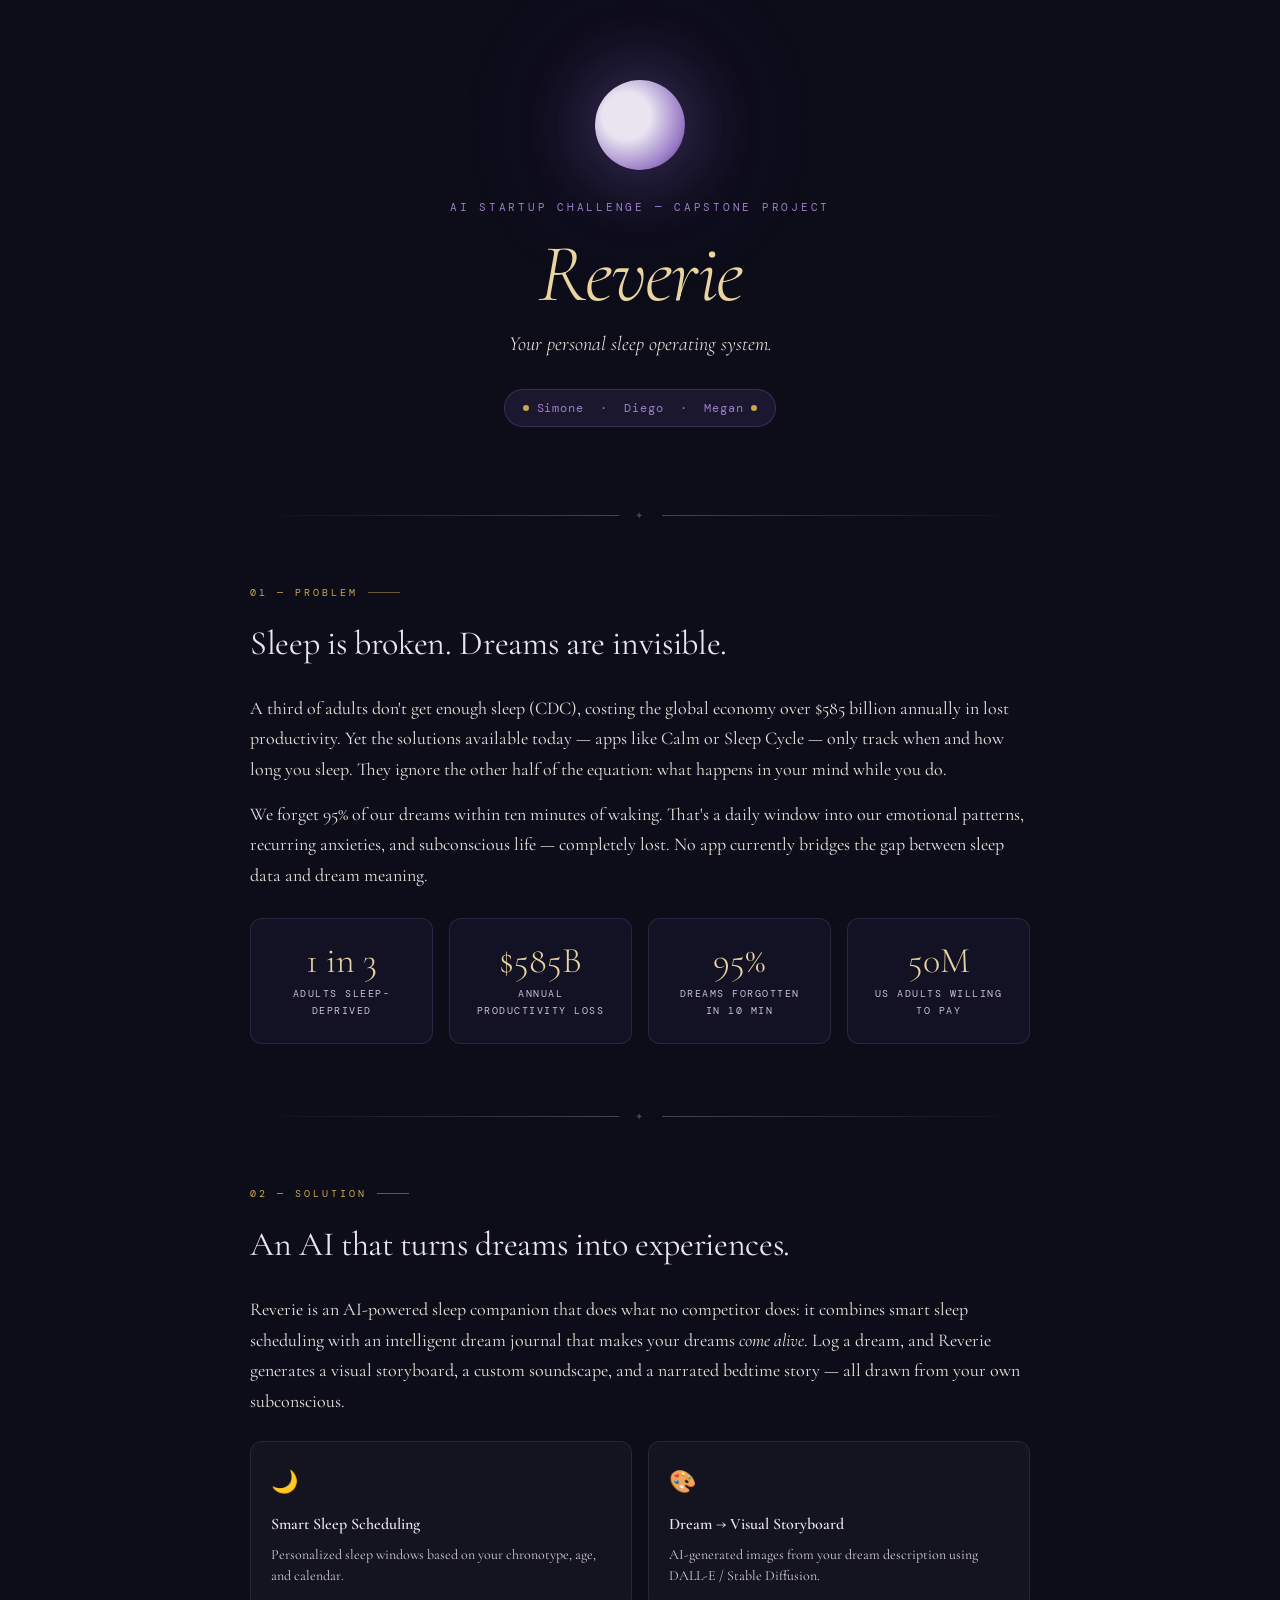
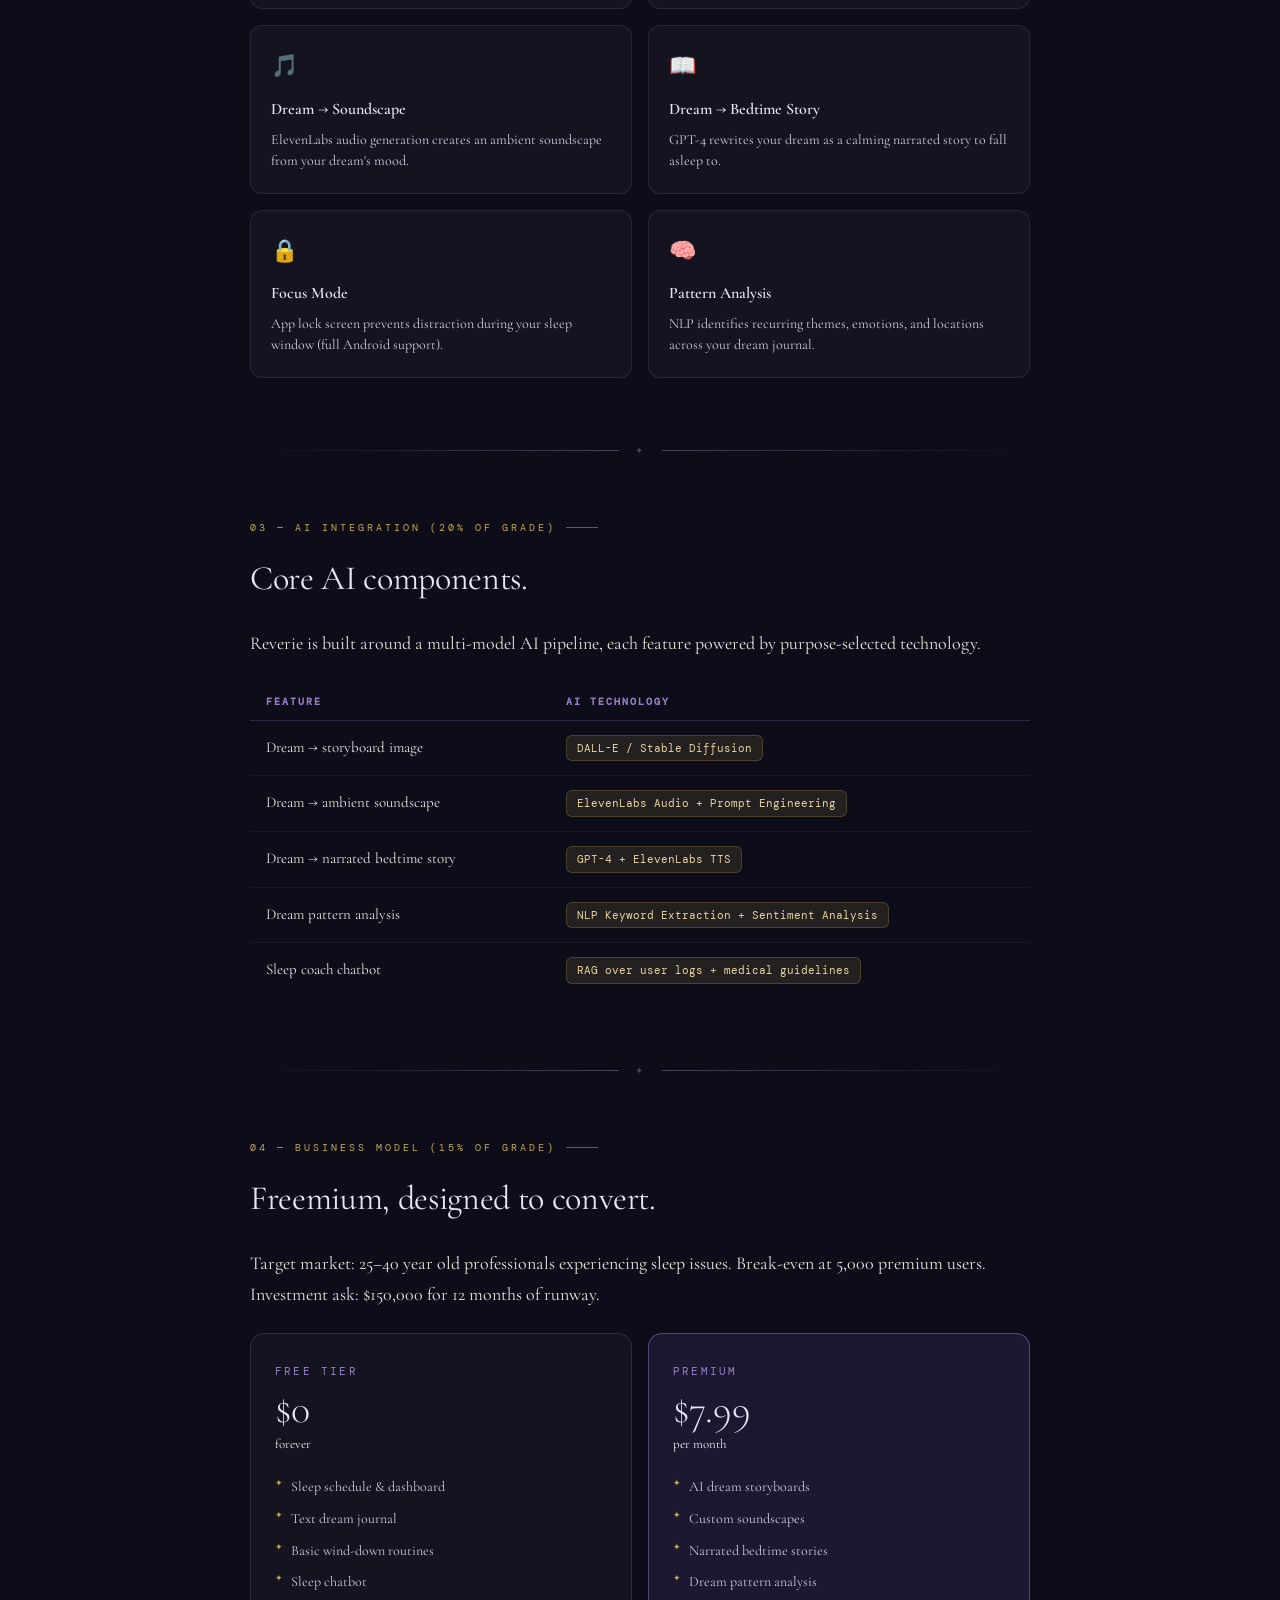
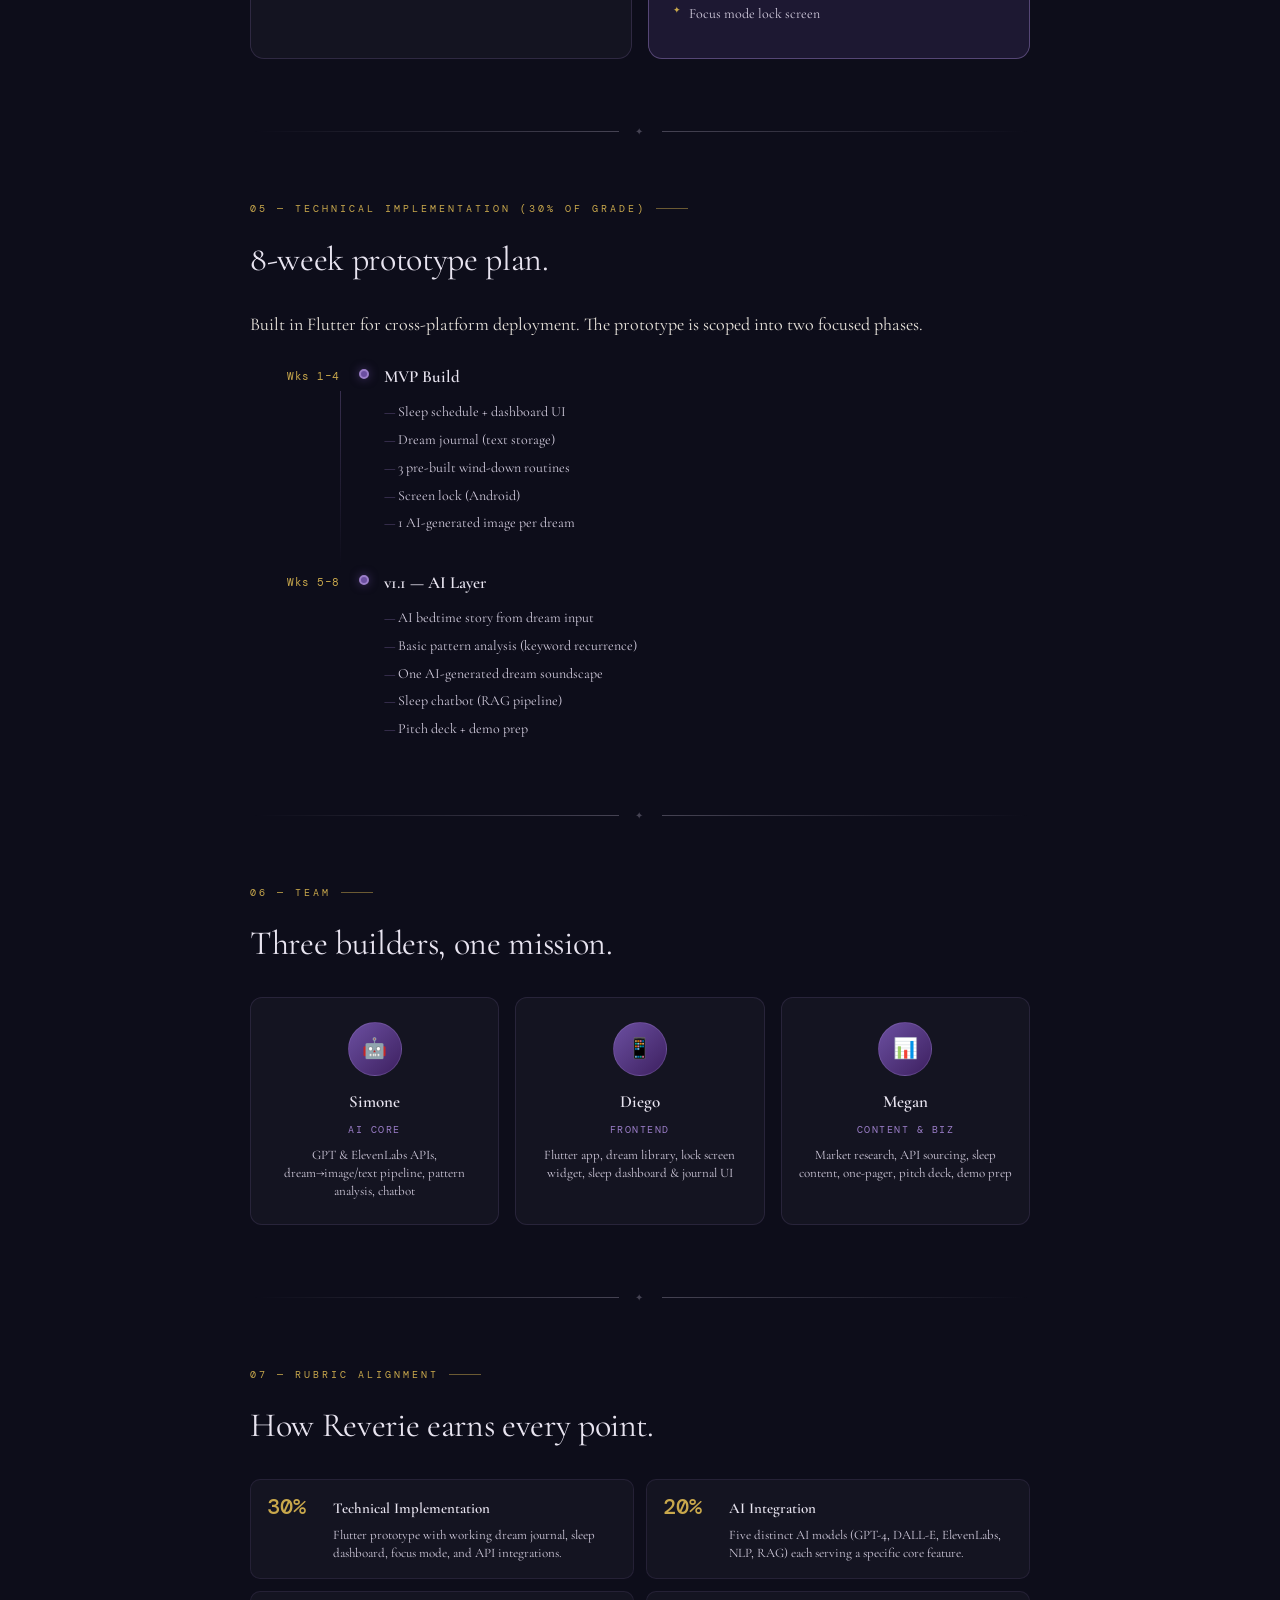
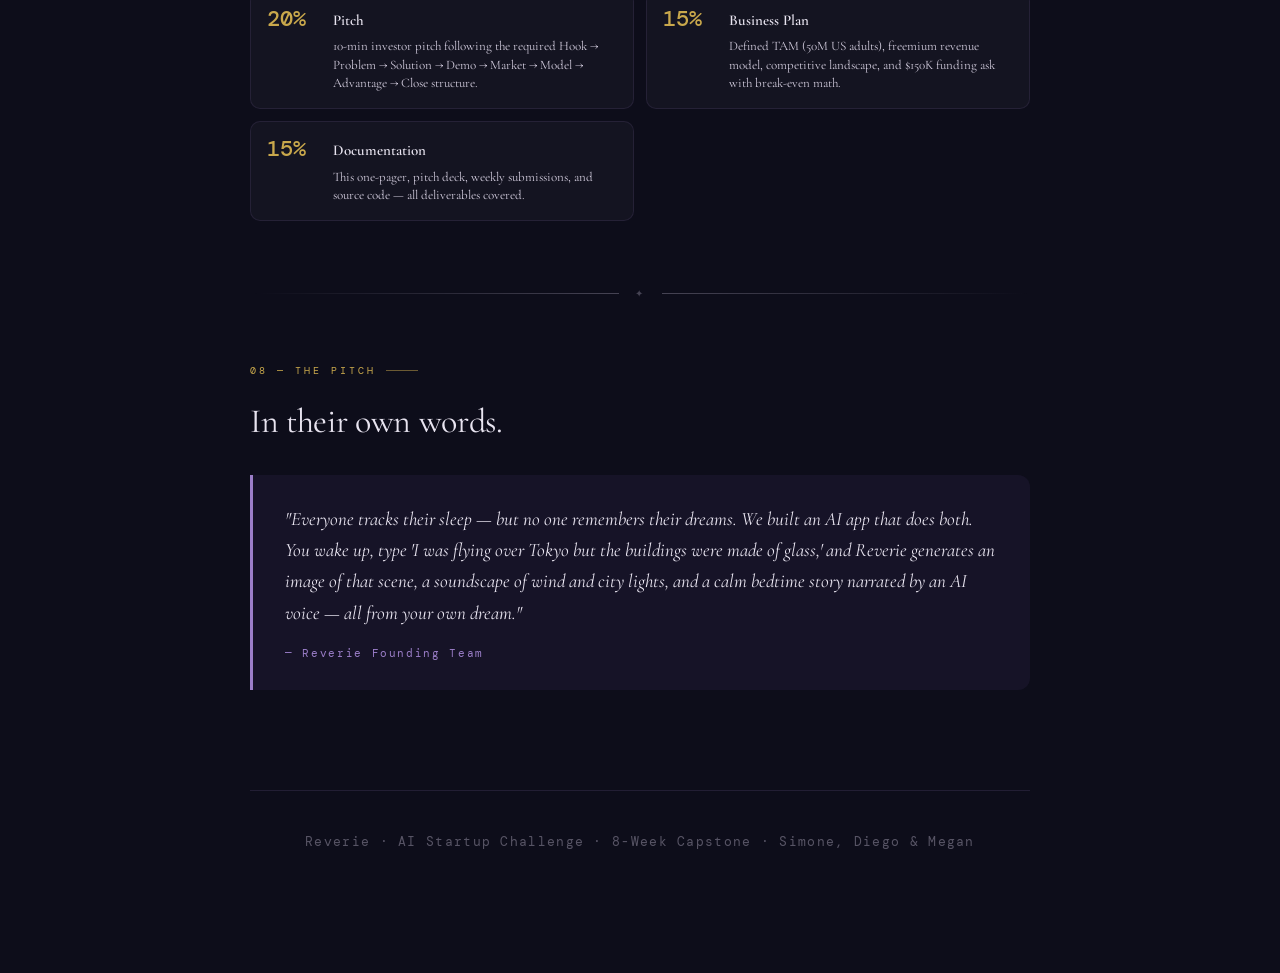
<file: index.html>
<!DOCTYPE html>
<html lang="en">
<head>
  <meta charset="UTF-8">
  <meta name="viewport" content="width=device-width, initial-scale=1.0">
  <title>Reverie — AI Sleep Operating System</title>

  <!-- Google Fonts -->
  <link href="https://fonts.googleapis.com/css2?family=Cormorant+Garamond:ital,wght@0,300;0,400;0,600;1,300;1,400&family=DM+Mono:wght@300;400;500&display=swap" rel="stylesheet">

  <!-- Our stylesheet -->
  <link rel="stylesheet" href="css/styles.css">
</head>
<body>

  <!-- Stars background (populated by JS) -->
  <div class="stars" id="stars"></div>

  <div class="page">

    <!-- HEADER -->
    <header>
      <div class="moon-circle"></div>
      <div class="project-label">AI Startup Challenge — Capstone Project</div>
      <h1><em>Reverie</em></h1>
      <p class="tagline">Your personal sleep operating system.</p>
      <div class="team-pill">
        <span class="dot"></span>
        Simone &nbsp;·&nbsp; Diego &nbsp;·&nbsp; Megan
        <span class="dot"></span>
      </div>
    </header>

    <div class="divider"><span>✦</span></div>

    <!-- 01 THE PROBLEM -->
    <section>
      <div class="section-tag">01 — Problem</div>
      <h2>Sleep is broken. Dreams are invisible.</h2>
      <p>A third of adults don't get enough sleep (CDC), costing the global economy over $585 billion annually in lost productivity. Yet the solutions available today — apps like Calm or Sleep Cycle — only track when and how long you sleep. They ignore the other half of the equation: what happens in your mind while you do.</p>
      <p>We forget 95% of our dreams within ten minutes of waking. That's a daily window into our emotional patterns, recurring anxieties, and subconscious life — completely lost. No app currently bridges the gap between sleep data and dream meaning.</p>

      <div class="stat-row">
        <div class="stat-card">
          <div class="stat-num">1 in 3</div>
          <div class="stat-label">Adults sleep-deprived</div>
        </div>
        <div class="stat-card">
          <div class="stat-num">$585B</div>
          <div class="stat-label">Annual productivity loss</div>
        </div>
        <div class="stat-card">
          <div class="stat-num">95%</div>
          <div class="stat-label">Dreams forgotten in 10 min</div>
        </div>
        <div class="stat-card">
          <div class="stat-num">50M</div>
          <div class="stat-label">US adults willing to pay</div>
        </div>
      </div>
    </section>

    <div class="divider"><span>✦</span></div>

    <!-- 02 SOLUTION -->
    <section>
      <div class="section-tag">02 — Solution</div>
      <h2>An AI that turns dreams into experiences.</h2>
      <p>Reverie is an AI-powered sleep companion that does what no competitor does: it combines smart sleep scheduling with an intelligent dream journal that makes your dreams <em>come alive</em>. Log a dream, and Reverie generates a visual storyboard, a custom soundscape, and a narrated bedtime story — all drawn from your own subconscious.</p>

      <div class="feature-grid">
        <div class="feature-card">
          <div class="feature-icon">🌙</div>
          <div class="feature-name">Smart Sleep Scheduling</div>
          <div class="feature-desc">Personalized sleep windows based on your chronotype, age, and calendar.</div>
        </div>
        <div class="feature-card">
          <div class="feature-icon">🎨</div>
          <div class="feature-name">Dream → Visual Storyboard</div>
          <div class="feature-desc">AI-generated images from your dream description using DALL-E / Stable Diffusion.</div>
        </div>
        <div class="feature-card">
          <div class="feature-icon">🎵</div>
          <div class="feature-name">Dream → Soundscape</div>
          <div class="feature-desc">ElevenLabs audio generation creates an ambient soundscape from your dream's mood.</div>
        </div>
        <div class="feature-card">
          <div class="feature-icon">📖</div>
          <div class="feature-name">Dream → Bedtime Story</div>
          <div class="feature-desc">GPT-4 rewrites your dream as a calming narrated story to fall asleep to.</div>
        </div>
        <div class="feature-card">
          <div class="feature-icon">🔒</div>
          <div class="feature-name">Focus Mode</div>
          <div class="feature-desc">App lock screen prevents distraction during your sleep window (full Android support).</div>
        </div>
        <div class="feature-card">
          <div class="feature-icon">🧠</div>
          <div class="feature-name">Pattern Analysis</div>
          <div class="feature-desc">NLP identifies recurring themes, emotions, and locations across your dream journal.</div>
        </div>
      </div>
    </section>

    <div class="divider"><span>✦</span></div>

    <!-- 03 AI ARCHITECTURE -->
    <section>
      <div class="section-tag">03 — AI Integration (20% of grade)</div>
      <h2>Core AI components.</h2>
      <p>Reverie is built around a multi-model AI pipeline, each feature powered by purpose-selected technology.</p>

      <table class="ai-table">
        <thead>
          <tr>
            <th>Feature</th>
            <th>AI Technology</th>
          </tr>
        </thead>
        <tbody>
          <tr>
            <td>Dream → storyboard image</td>
            <td><span class="tech-badge">DALL-E / Stable Diffusion</span></td>
          </tr>
          <tr>
            <td>Dream → ambient soundscape</td>
            <td><span class="tech-badge">ElevenLabs Audio + Prompt Engineering</span></td>
          </tr>
          <tr>
            <td>Dream → narrated bedtime story</td>
            <td><span class="tech-badge">GPT-4 + ElevenLabs TTS</span></td>
          </tr>
          <tr>
            <td>Dream pattern analysis</td>
            <td><span class="tech-badge">NLP Keyword Extraction + Sentiment Analysis</span></td>
          </tr>
          <tr>
            <td>Sleep coach chatbot</td>
            <td><span class="tech-badge">RAG over user logs + medical guidelines</span></td>
          </tr>
        </tbody>
      </table>
    </section>

    <div class="divider"><span>✦</span></div>

    <!-- 04 BUSINESS MODEL -->
    <section>
      <div class="section-tag">04 — Business Model (15% of grade)</div>
      <h2>Freemium, designed to convert.</h2>
      <p>Target market: 25–40 year old professionals experiencing sleep issues. Break-even at 5,000 premium users. Investment ask: $150,000 for 12 months of runway.</p>

      <div class="pricing-row">
        <div class="price-card">
          <div class="price-tier">Free Tier</div>
          <div class="price-amt">$0</div>
          <div class="price-period">forever</div>
          <ul class="price-features">
            <li>Sleep schedule & dashboard</li>
            <li>Text dream journal</li>
            <li>Basic wind-down routines</li>
            <li>Sleep chatbot</li>
          </ul>
        </div>
        <div class="price-card featured">
          <div class="price-tier">Premium</div>
          <div class="price-amt">$7.99</div>
          <div class="price-period">per month</div>
          <ul class="price-features">
            <li>AI dream storyboards</li>
            <li>Custom soundscapes</li>
            <li>Narrated bedtime stories</li>
            <li>Dream pattern analysis</li>
            <li>Focus mode lock screen</li>
          </ul>
        </div>
      </div>
    </section>

    <div class="divider"><span>✦</span></div>

    <!-- 05 TIMELINE -->
    <section>
      <div class="section-tag">05 — Technical Implementation (30% of grade)</div>
      <h2>8-week prototype plan.</h2>
      <p>Built in Flutter for cross-platform deployment. The prototype is scoped into two focused phases.</p>

      <div class="timeline">
        <div class="phase">
          <div class="phase-weeks">Wks 1–4</div>
          <div class="phase-dot"></div>
          <div class="phase-content">
            <div class="phase-title">MVP Build</div>
            <ul class="phase-items">
              <li>Sleep schedule + dashboard UI</li>
              <li>Dream journal (text storage)</li>
              <li>3 pre-built wind-down routines</li>
              <li>Screen lock (Android)</li>
              <li>1 AI-generated image per dream</li>
            </ul>
          </div>
        </div>
        <div class="phase">
          <div class="phase-weeks">Wks 5–8</div>
          <div class="phase-dot"></div>
          <div class="phase-content">
            <div class="phase-title">v1.1 — AI Layer</div>
            <ul class="phase-items">
              <li>AI bedtime story from dream input</li>
              <li>Basic pattern analysis (keyword recurrence)</li>
              <li>One AI-generated dream soundscape</li>
              <li>Sleep chatbot (RAG pipeline)</li>
              <li>Pitch deck + demo prep</li>
            </ul>
          </div>
        </div>
      </div>
    </section>

    <div class="divider"><span>✦</span></div>

    <!-- 06 TEAM -->
    <section>
      <div class="section-tag">06 — Team</div>
      <h2>Three builders, one mission.</h2>

      <div class="team-grid">
        <div class="member-card">
          <div class="member-avatar">🤖</div>
          <div class="member-name">Simone</div>
          <div class="member-role">AI Core</div>
          <div class="member-tasks">GPT & ElevenLabs APIs, dream→image/text pipeline, pattern analysis, chatbot</div>
        </div>
        <div class="member-card">
          <div class="member-avatar">📱</div>
          <div class="member-name">Diego</div>
          <div class="member-role">Frontend</div>
          <div class="member-tasks">Flutter app, dream library, lock screen widget, sleep dashboard & journal UI</div>
        </div>
        <div class="member-card">
          <div class="member-avatar">📊</div>
          <div class="member-name">Megan</div>
          <div class="member-role">Content & Biz</div>
          <div class="member-tasks">Market research, API sourcing, sleep content, one-pager, pitch deck, demo prep</div>
        </div>
      </div>
    </section>

    <div class="divider"><span>✦</span></div>

    <!-- 07 RUBRIC -->
    <section>
      <div class="section-tag">07 — Rubric Alignment</div>
      <h2>How Reverie earns every point.</h2>

      <div class="rubric-grid">
        <div class="rubric-item">
          <div class="rubric-pct">30%</div>
          <div>
            <div class="rubric-area">Technical Implementation</div>
            <div class="rubric-note">Flutter prototype with working dream journal, sleep dashboard, focus mode, and API integrations.</div>
          </div>
        </div>
        <div class="rubric-item">
          <div class="rubric-pct">20%</div>
          <div>
            <div class="rubric-area">AI Integration</div>
            <div class="rubric-note">Five distinct AI models (GPT-4, DALL-E, ElevenLabs, NLP, RAG) each serving a specific core feature.</div>
          </div>
        </div>
        <div class="rubric-item">
          <div class="rubric-pct">20%</div>
          <div>
            <div class="rubric-area">Pitch</div>
            <div class="rubric-note">10-min investor pitch following the required Hook → Problem → Solution → Demo → Market → Model → Advantage → Close structure.</div>
          </div>
        </div>
        <div class="rubric-item">
          <div class="rubric-pct">15%</div>
          <div>
            <div class="rubric-area">Business Plan</div>
            <div class="rubric-note">Defined TAM (50M US adults), freemium revenue model, competitive landscape, and $150K funding ask with break-even math.</div>
          </div>
        </div>
        <div class="rubric-item">
          <div class="rubric-pct">15%</div>
          <div>
            <div class="rubric-area">Documentation</div>
            <div class="rubric-note">This one-pager, pitch deck, weekly submissions, and source code — all deliverables covered.</div>
          </div>
        </div>
      </div>
    </section>

    <div class="divider"><span>✦</span></div>

    <!-- 08 PITCH -->
    <section>
      <div class="section-tag">08 — The Pitch</div>
      <h2>In their own words.</h2>
      <div class="pitch-quote">
        "Everyone tracks their sleep — but no one remembers their dreams. We built an AI app that does both. You wake up, type 'I was flying over Tokyo but the buildings were made of glass,' and Reverie generates an image of that scene, a soundscape of wind and city lights, and a calm bedtime story narrated by an AI voice — all from your own dream."
        <cite>— Reverie Founding Team</cite>
      </div>
    </section>

    <footer>
      <p>Reverie · AI Startup Challenge · 8-Week Capstone · Simone, Diego & Megan</p>
    </footer>

  </div>

  <!-- Our JavaScript -->
  <script src="js/main.js"></script>

</body>
</html>
</file>
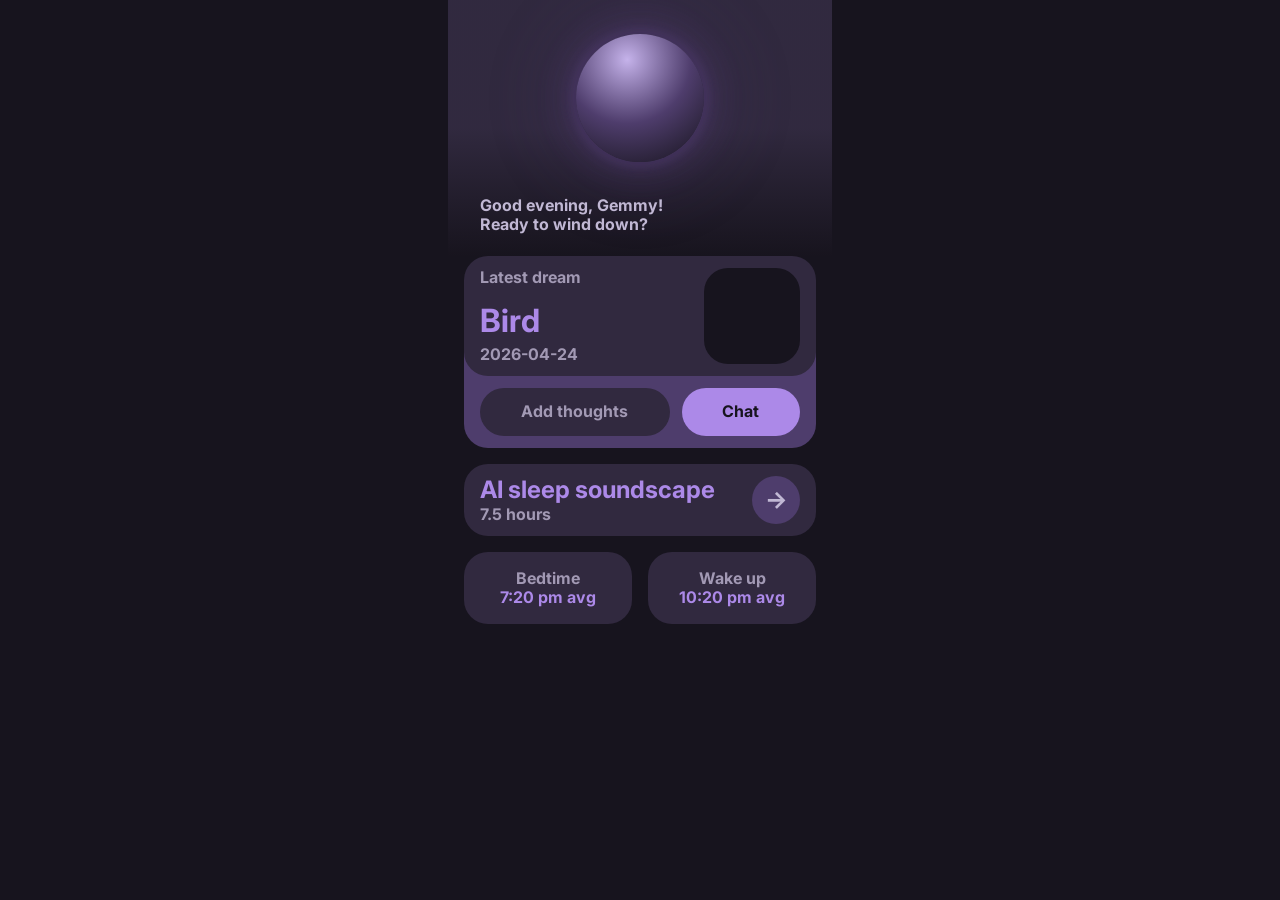
<file: frontend-v2/index.html>
<!DOCTYPE html>
<html lang="en">
    <head>
        <meta charset="UTF-8">
        <meta name="viewport" content="width=device-width, initial-scale=1.0, viewport-fit=cover">
        <meta name="theme-color" content="#17141e">
        <meta name="theme-color" content="#17141e" media="(prefers-color-scheme: dark)">
        <meta name="theme-color" content="#c1b8d4" media="(prefers-color-scheme: light)">
        <title>Document</title>
        <link rel="stylesheet" href="reset.css">
        <link rel="stylesheet" href="colors.css">
        <link rel="stylesheet" href="components.css">
    </head>
    <body>
        <script>
            document.addEventListener('DOMContentLoaded', () => {
                if (!sessionStorage.getItem('page-animated') || true) {
                    document.querySelectorAll('.animable').forEach(el => {
                        el.classList.add('animate');
                    });
                    sessionStorage.setItem('page-animated', true);
                }
            });
        </script>
        <div class="app">
            <div class="head animable">
                <div class="moon-wrapper animable">
                    <div class="moon animable"></div>
                </div>
                <h1 class="onBackgroundText">Good evening, Gemmy!<br>Ready to wind down?</h1>               
            </div>
            <div class = "content">

                <div class="combohero animable">
                    <div class="hero">
                        <div class="combo-text">
                        <p class="combo-title">Latest dream</p>
                        <div class="combo-stats">
                            <h1 class="combo-stat-large">Bird</h1>
                            <p class="combo-stat-small">2026-04-24</p>
                        </div>
                        </div>
                        <div class="combo-icon"></div>
                    </div>

                    <div class="combo-buttons">
                        <button class="btn btn-surface">Add thoughts</button>
                        <button class="btn btn-accent">Chat</button>
                    </div>
                </div>

                <div class = "fullmetric animable">
                    <div class = "full-text">
                        <h2 class = "full-title">AI sleep soundscape</h2>
                        <h2 class = "full-content">7.5 hours</h2>
                    </div>
                    <div class = "full-button">-></div>
                </div>

                <div class = "halfcontainer animable">
                    <div class = "halfmetric animable">
                        <h2 class="half-title">Bedtime</h2>
                        <h2 class="half-content">7:20 pm avg</h2>
                    </div>
                    <div class = "halfmetric animable">
                        <h2 class="half-title">Wake up</h2>
                        <h2 class="half-content">10:20 pm avg</h2>
                    </div>
                </div>


            </div>
        </div>
        <script src = "viewmodel.js"></script>
        <script src = "view.js"></script>
    </body>
</html>
</file>
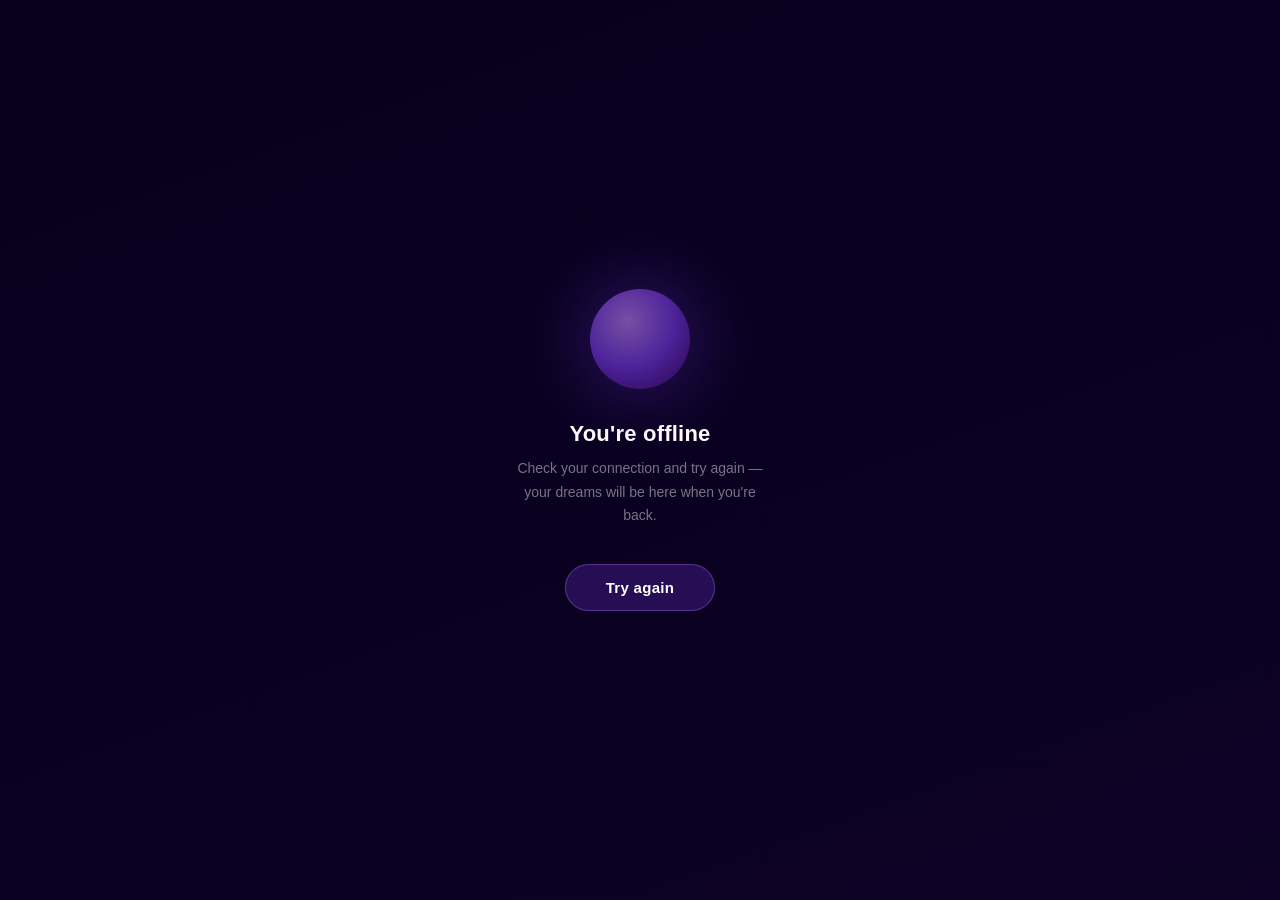
<file: offline.html>
<!DOCTYPE html>
<html>
<head>
  <meta name="viewport" content="width=device-width, initial-scale=1, user-scalable=no">
  <title>Offline · Reverie</title>
  <style>
    * { margin: 0; padding: 0; box-sizing: border-box; }

    html, body {
      height: 100%;
      background: linear-gradient(160deg, #06001c 0%, #0d0225 100%);
      font-family: 'SF Pro Rounded', -apple-system, BlinkMacSystemFont, sans-serif;
    }

    .container {
      display: flex;
      flex-direction: column;
      align-items: center;
      justify-content: center;
      height: 100%;
      text-align: center;
      padding: 40px 32px;
    }

    .orb {
      width: 100px;
      height: 100px;
      border-radius: 50%;
      background: radial-gradient(circle at 38% 32%, #c084fc, #7c3aed 50%, #3b0764);
      box-shadow: 0 0 60px 20px rgba(124, 58, 237, 0.35);
      margin-bottom: 32px;
      opacity: 0.6;
    }

    h1 {
      font-size: 22px;
      font-weight: 700;
      color: #fff;
      margin-bottom: 10px;
      letter-spacing: 0.01em;
    }

    p {
      font-size: 14px;
      color: rgba(255, 255, 255, 0.45);
      line-height: 1.7;
      margin-bottom: 36px;
      max-width: 260px;
    }

    button {
      background: rgba(124, 58, 237, 0.25);
      border: 1px solid rgba(155, 93, 229, 0.45);
      color: #fff;
      font-size: 15px;
      font-weight: 600;
      font-family: inherit;
      padding: 14px 40px;
      border-radius: 100px;
      cursor: pointer;
      letter-spacing: 0.02em;
      transition: background 0.2s;
    }

    button:active {
      background: rgba(124, 58, 237, 0.45);
    }
  </style>
</head>
<body>
  <div class="container">
    <div class="orb"></div>
    <h1>You're offline</h1>
    <p>Check your connection and try again — your dreams will be here when you're back.</p>
    <button onclick="gonative.webview.reload()">Try again</button>
  </div>
</body>
</html>
</file>
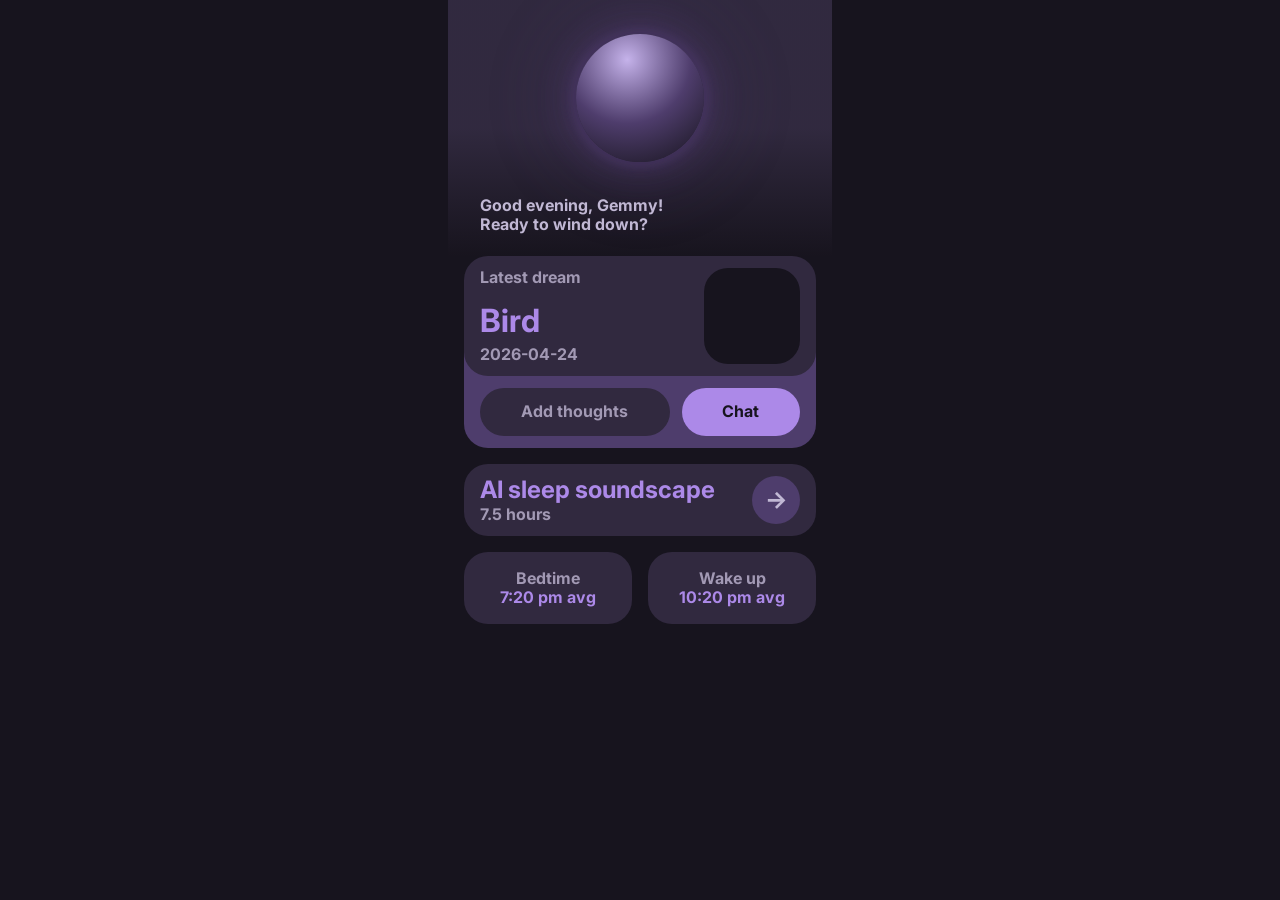
<file: frontend-v2/index_v2.html>
<!DOCTYPE html>
<html lang="en">
    <head>
        <meta charset="UTF-8">
        <meta name="viewport" content="width=device-width, initial-scale=1.0, viewport-fit=cover">
        <meta name="theme-color" content="#17141e">
        <meta name="theme-color" content="#17141e" media="(prefers-color-scheme: dark)">
        <meta name="theme-color" content="#c1b8d4" media="(prefers-color-scheme: light)">
        <title>Document</title>
        <link rel="stylesheet" href="reset.css">
        <link rel="stylesheet" href="colors.css">
        <link rel="stylesheet" href="components.css">
    </head>
    <body>
        <script>
            document.addEventListener('DOMContentLoaded', () => {
                if (!sessionStorage.getItem('page-animated') || true) {
                    document.querySelectorAll('.animable').forEach(el => {
                        el.classList.add('animate');
                    });
                    sessionStorage.setItem('page-animated', true);
                }
            });
        </script>
        <div class="app">
            <div class="head animable">
                <div class="moon-wrapper animable">
                    <div class="moon animable"></div>
                </div>
                <h1 class="onBackgroundText">Good evening, Gemmy!<br>Ready to wind down?</h1>               
            </div>
            <div class = "content">

                <div class="combohero animable">
                    <div class="hero">
                        <div class="combo-text">
                        <p class="combo-title">Latest dream</p>
                        <div class="combo-stats">
                            <h1 class="combo-stat-large">Bird</h1>
                            <p class="combo-stat-small">2026-04-24</p>
                        </div>
                        </div>
                        <div class="combo-icon"></div>
                    </div>

                    <div class="combo-buttons">
                        <button class="btn btn-surface">Add thoughts</button>
                        <button class="btn btn-accent">Chat</button>
                    </div>
                </div>

                <div class = "fullmetric animable">
                    <div class = "full-text">
                        <h2 class = "full-title">AI sleep soundscape</h2>
                        <h2 class = "full-content">7.5 hours</h2>
                    </div>
                    <div class = "full-button">-></div>
                </div>

                <div class = "halfcontainer animable">
                    <div class = "halfmetric animable">
                        <h2 class="half-title">Bedtime</h2>
                        <h2 class="half-content">7:20 pm avg</h2>
                    </div>
                    <div class = "halfmetric animable">
                        <h2 class="half-title">Wake up</h2>
                        <h2 class="half-content">10:20 pm avg</h2>
                    </div>
                </div>

            </div>
        </div>
        <script src = "pill.js"></script>
        <script src = "pills/fullmetric.js"></script>
        <script src = "pills/halfcontainer.js"></script>
        <script src = "pills/combohero.js"></script>
        <script src = "viewmodel.js"></script>
        <script src = "view.js"></script>
    </body>
</html>
</file>
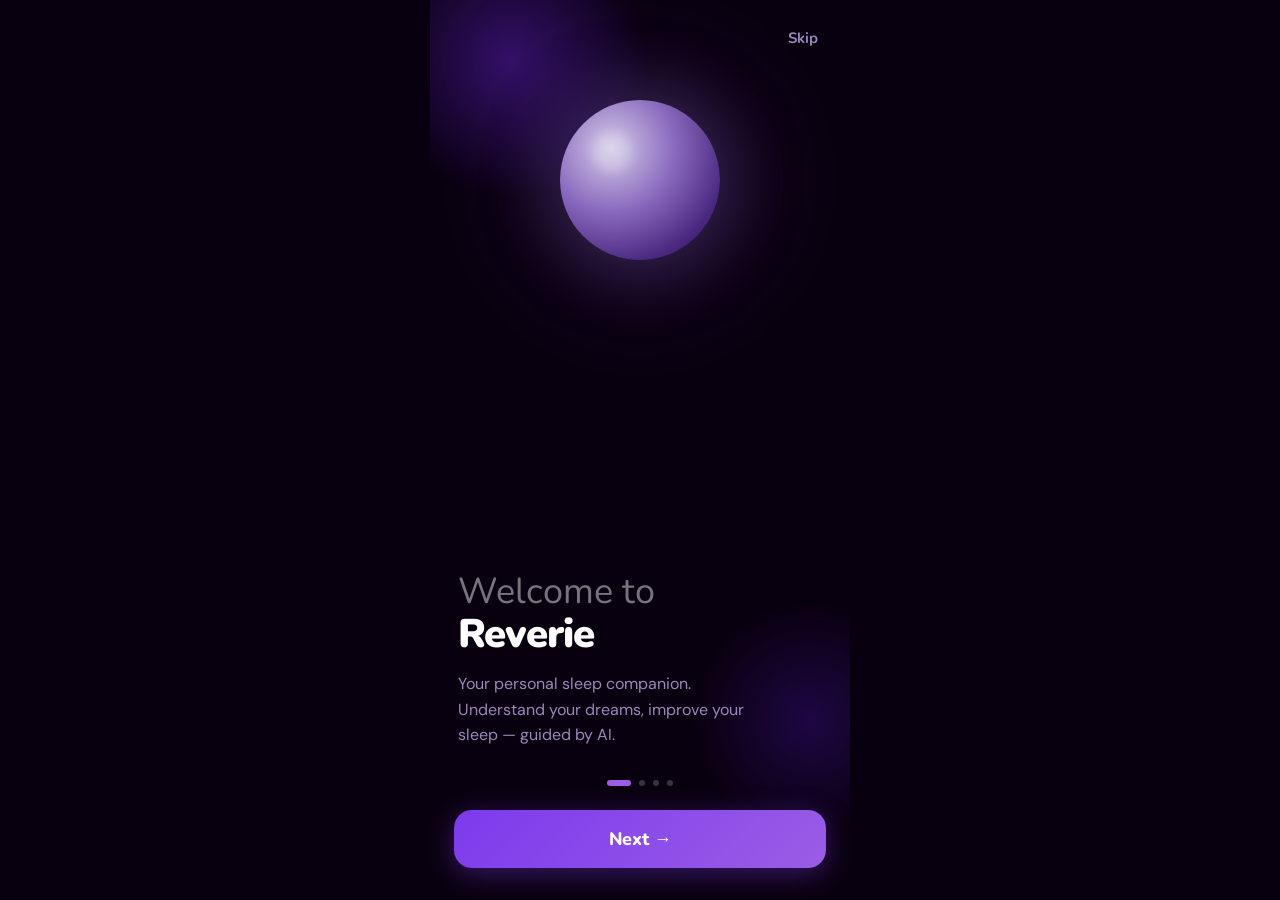
<file: frontend/onboarding.html>
<!DOCTYPE html>
<html lang="en">
<head>
  <meta charset="UTF-8">
  <meta name="viewport" content="width=device-width, initial-scale=1.0, maximum-scale=1.0">
  <title>Reverie — Welcome</title>
  <link href="https://fonts.googleapis.com/css2?family=Nunito:wght@400;600;700;800;900&family=DM+Sans:wght@300;400;500&display=swap" rel="stylesheet">
  <style>
    :root {
      --bg: #09000f;
      --accent: #7c3aed;
      --accent-soft: #9b5de5;
      --accent-glow: rgba(124,58,237,0.4);
      --text: #f0e8ff;
      --text-dim: #9b88bb;
      --surface: rgba(255,255,255,0.06);
      --surface-hover: rgba(255,255,255,0.1);
      --border: rgba(255,255,255,0.08);
    }

    *, *::before, *::after { box-sizing: border-box; margin: 0; padding: 0; }

    html, body {
      height: 100%;
      overflow: hidden;
      background: var(--bg);
      font-family: 'DM Sans', sans-serif;
      color: var(--text);
    }

    /* ── FRAME ── */
    .frame {
      max-width: 420px;
      height: 100vh;
      margin: 0 auto;
      position: relative;
      overflow: hidden;
      display: flex;
      flex-direction: column;
    }

    /* ── FLOATING BLOBS (like the reference app) ── */
    .blob {
      position: absolute;
      border-radius: 50%;
      filter: blur(2px);
      pointer-events: none;
      transition: background 0.6s ease, transform 0.6s ease;
      z-index: 0;
    }
    .blob-top {
      width: 280px; height: 280px;
      top: -80px; left: -60px;
    }
    .blob-bottom {
      width: 240px; height: 240px;
      bottom: 60px; right: -80px;
    }

    /* ── SKIP ── */
    .skip-btn {
      position: absolute;
      top: 20px; right: 24px;
      font-family: 'Nunito', sans-serif;
      font-size: 15px;
      font-weight: 700;
      color: var(--text-dim);
      cursor: pointer;
      z-index: 10;
      background: none;
      border: none;
      padding: 8px;
      transition: color 0.2s;
    }
    .skip-btn:hover { color: var(--text); }

    /* ── SLIDES CONTAINER ── */
    .slides {
      flex: 1;
      display: flex;
      flex-direction: column;
      position: relative;
      z-index: 1;
    }

    .slide {
      position: absolute;
      inset: 0;
      display: flex;
      flex-direction: column;
      justify-content: flex-end;
      padding: 0 0 32px;
      opacity: 0;
      transform: translateX(40px);
      transition: opacity 0.4s ease, transform 0.4s ease;
      pointer-events: none;
    }

    .slide.active {
      opacity: 1;
      transform: translateX(0);
      pointer-events: all;
    }

    .slide.exit {
      opacity: 0;
      transform: translateX(-40px);
    }

    /* ── ICON WRAP ── */
    .slide-icon-wrap {
      position: absolute;
      top: 100px;
      left: 50%;
      transform: translateX(-50%);
      display: flex;
      align-items: center;
      justify-content: center;
    }
    .moon-orb {
      width: 160px;
      height: 160px;
      border-radius: 50%;
      background: radial-gradient(circle at 32% 30%, #d4cce8 0%, #8b6bbf 40%, #4a2880 75%, #1e0a40 100%);
      box-shadow:
        0 0 60px 20px rgba(107,79,160,0.35),
        0 0 120px 50px rgba(80,40,140,0.15);
      animation: iconFloat 5s ease-in-out infinite;
    }

    /* Optional: Add a little "crater" or glow effect */
    .moon-orb::after {
        content: '';
        position: absolute;
        top: 20%;
        left: 20%;
        width: 25%;
        height: 25%;
        background: rgba(255,255,255,0.2);
        border-radius: 50%;
        filter: blur(5px);
    }
    
    /* ── FEATURE ORBS (slides 1–3) ── */
    .feature-orb {
      width: 120px;
      height: 120px;
      border-radius: 50%;
      background: radial-gradient(circle at 35% 35%, var(--orb-a), var(--orb-b));
      box-shadow: 0 0 50px 16px rgba(124,58,237,0.3);
      display: flex;
      align-items: center;
      justify-content: center;
      font-size: 44px;
      animation: iconFloat 5s ease-in-out infinite;
    }

    @keyframes iconFloat {
      0%,100%{ transform: translateY(0); }
      50%     { transform: translateY(-10px); }
    }

    /* ── SLIDE TEXT ── */
    .slide-text {
      padding: 0 28px;
      margin-bottom: 32px;
    }

    .slide-eyebrow {
      font-family: 'Nunito', sans-serif;
      font-size: 13px;
      font-weight: 700;
      color: var(--text-dim);
      margin-bottom: 10px;
      letter-spacing: 0.02em;
    }

    .slide-title {
      font-family: 'Nunito', sans-serif;
      font-size: 36px;
      font-weight: 400;
      color: rgba(255,255,255,0.45);
      line-height: 1.1;
      margin-bottom: 2px;
    }

    .slide-title-bold {
      font-family: 'Nunito', sans-serif;
      font-size: 40px;
      font-weight: 900;
      color: #fff;
      line-height: 1.05;
      margin-bottom: 16px;
      letter-spacing: -0.02em;
    }

    .slide-desc {
      font-size: 16px;
      font-weight: 400;
      color: var(--text-dim);
      line-height: 1.6;
      max-width: 320px;
    }

    /* ── DOTS ── */
    .dots {
      display: flex;
      justify-content: center;
      gap: 8px;
      margin-bottom: 24px;
    }

    .dot {
      height: 6px;
      border-radius: 100px;
      background: rgba(255,255,255,0.2);
      transition: width 0.35s ease, background 0.35s ease;
      width: 6px;
    }

    .dot.active {
      width: 24px;
      background: var(--accent-soft);
    }

    /* ── NEXT BUTTON ── */
    .next-btn {
      margin: 0 24px;
      padding: 17px 24px;
      border-radius: 18px;
      background: linear-gradient(135deg, var(--accent), var(--accent-soft));
      color: #fff;
      font-family: 'Nunito', sans-serif;
      font-size: 18px;
      font-weight: 800;
      border: none;
      cursor: pointer;
      display: flex;
      align-items: center;
      justify-content: center;
      gap: 10px;
      box-shadow: 0 6px 28px var(--accent-glow);
      transition: transform 0.2s, box-shadow 0.2s;
      letter-spacing: -0.01em;
    }
    .next-btn:hover { transform: translateY(-2px); box-shadow: 0 10px 36px var(--accent-glow); }
    .next-btn:active { transform: translateY(0); }

    /* ── QUESTION SLIDES ── */
    .q-label {
      font-family: 'Nunito', sans-serif;
      font-size: 12px;
      font-weight: 700;
      letter-spacing: 0.18em;
      text-transform: uppercase;
      color: var(--accent-soft);
      margin-bottom: 12px;
    }

    .q-title {
      font-family: 'Nunito', sans-serif;
      font-size: 34px;
      font-weight: 900;
      color: #fff;
      line-height: 1.1;
      letter-spacing: -0.02em;
      margin-bottom: 8px;
    }

    .q-sub {
      font-size: 15px;
      color: var(--text-dim);
      margin-bottom: 28px;
      line-height: 1.5;
    }

    /* progress bar */
    .q-progress {
      height: 4px;
      background: rgba(255,255,255,0.1);
      border-radius: 100px;
      margin: 0 24px 28px;
      overflow: hidden;
    }
    .q-progress-fill {
      height: 100%;
      background: var(--accent-soft);
      border-radius: 100px;
      transition: width 0.4s ease;
    }

    /* option rows */
    .options { display: flex; flex-direction: column; gap: 12px; padding: 0 24px; }

    .option {
      display: flex;
      align-items: center;
      gap: 16px;
      background: var(--surface);
      border: 1px solid var(--border);
      border-radius: 16px;
      padding: 16px 18px;
      cursor: pointer;
      transition: background 0.2s, border-color 0.2s, transform 0.15s;
    }
    .option:hover { background: var(--surface-hover); transform: translateX(4px); }
    .option.selected {
      background: rgba(124,58,237,0.2);
      border-color: rgba(124,58,237,0.5);
    }

    .option-icon {
      width: 44px; height: 44px;
      border-radius: 12px;
      background: rgba(124,58,237,0.2);
      display: flex; align-items: center; justify-content: center;
      font-size: 20px;
      flex-shrink: 0;
    }
    .option.selected .option-icon { background: rgba(124,58,237,0.4); }

    .option-text {
      font-family: 'Nunito', sans-serif;
      font-size: 16px;
      font-weight: 700;
      color: #fff;
      flex: 1;
    }

    .option-arrow {
      font-size: 16px;
      color: var(--text-dim);
      transition: color 0.2s, transform 0.2s;
    }
    .option:hover .option-arrow { color: #fff; transform: translateX(3px); }
    .option.selected .option-arrow { color: var(--accent-soft); }

    /* question text areas */
    .q-input {
      margin: 0 24px;
      background: var(--surface);
      border: 1px solid var(--border);
      border-radius: 16px;
      padding: 16px 18px;
      color: #fff;
      font-family: 'Nunito', sans-serif;
      font-size: 18px;
      font-weight: 700;
      width: calc(100% - 48px);
      outline: none;
      transition: border-color 0.2s;
    }
    .q-input:focus { border-color: rgba(124,58,237,0.5); }
    .q-input::placeholder { color: var(--text-dim); font-weight: 400; }

    /* ── SIGNUP SLIDE ── */
    .signup-form { padding: 0 24px; display: flex; flex-direction: column; gap: 14px; }
    .signup-input {
      background: var(--surface);
      border: 1px solid var(--border);
      border-radius: 14px;
      padding: 15px 18px;
      color: #fff;
      font-family: 'DM Sans', sans-serif;
      font-size: 16px;
      outline: none;
      transition: border-color 0.2s;
      width: 100%;
    }
    .signup-input:focus { border-color: rgba(124,58,237,0.5); }
    .signup-input::placeholder { color: var(--text-dim); }

    .divider-row {
      display: flex; align-items: center; gap: 12px;
      font-size: 13px; color: var(--text-dim);
    }
    .divider-row::before, .divider-row::after {
      content: ''; flex: 1; height: 1px; background: var(--border);
    }

    .google-btn {
      background: var(--surface);
      border: 1px solid var(--border);
      border-radius: 14px;
      padding: 14px 18px;
      color: #fff;
      font-family: 'Nunito', sans-serif;
      font-size: 15px;
      font-weight: 700;
      cursor: pointer;
      display: flex; align-items: center; justify-content: center; gap: 10px;
      transition: background 0.2s;
      width: 100%;
    }
    .google-btn:hover { background: var(--surface-hover); }

    .signin-link {
      text-align: center;
      font-size: 14px;
      color: var(--text-dim);
      margin-top: 4px;
    }
    .signin-link span {
      color: var(--accent-soft);
      font-weight: 700;
      cursor: pointer;
    }

  </style>
</head>
<body>
<div class="frame">

  <!-- ANIMATED BLOBS -->
  <div class="blob blob-top" id="blob-top"></div>
  <div class="blob blob-bottom" id="blob-bottom"></div>

  <!-- SKIP -->
  <button class="skip-btn" id="skip-btn" onclick="skipToSignup()">Skip</button>

  <!-- ════════════════════════════════════
       SLIDES
  ════════════════════════════════════ -->
  <div class="slides" id="slides">

    <!-- ── SLIDE 0: Welcome ── -->
    <div class="slide active" data-index="0">
      <div class="slide-icon-wrap">
        <div class="moon-orb"></div> 
      </div>
      <div class="slide-text">
        <div class="slide-title">Welcome to</div>
        <div class="slide-title-bold">Reverie</div>
        <div class="slide-desc">Your personal sleep companion. Understand your dreams, improve your sleep — guided by AI.</div>
      </div>
      <div class="dots" id="dots"></div>
      <button class="next-btn" onclick="nextSlide()">Next →</button>
    </div>

    <!-- ── SLIDE 1: Dream Journal ── -->
    <div class="slide" data-index="1">
      <div class="slide-icon-wrap">
        <div class="feature-orb" style="--orb-a:#a855f7;--orb-b:#6d28d9;">
          <span>✍️</span>
        </div>
      </div>
      <div class="slide-text">
        <div class="slide-title">Log your dreams,</div>
        <div class="slide-title-bold">before they fade.</div>
        <div class="slide-desc">You forget 95% of your dreams within 10 minutes of waking. Reverie captures them and finds the meaning inside.</div>
      </div>
      <div class="dots" id="dots-1"></div>
      <button class="next-btn" onclick="nextSlide()">Next →</button>
    </div>

    <!-- ── SLIDE 2: AI Analysis ── -->
    <div class="slide" data-index="2">
      <div class="slide-icon-wrap">
        <div class="feature-orb" style="--orb-a:#818cf8;--orb-b:#4338ca;">
          <span>✨</span>
        </div>
      </div>
      <div class="slide-text">
        <div class="slide-title">AI that actually</div>
        <div class="slide-title-bold">knows you.</div>
        <div class="slide-desc">Gemini reads your dreams and finds recurring emotions, hidden patterns, and personal insights — all from your own journal.</div>
      </div>
      <div class="dots" id="dots-2"></div>
      <button class="next-btn" onclick="nextSlide()">Next →</button>
    </div>

    <!-- ── SLIDE 3: Sleep Better ── -->
    <div class="slide" data-index="3">
      <div class="slide-icon-wrap">
        <div class="feature-orb" style="--orb-a:#c084fc;--orb-b:#7c3aed;">
          <span>🚀</span>
        </div>
      </div>
      <div class="slide-text">
        <div class="slide-title">Ready to sleep</div>
        <div class="slide-title-bold">smarter?</div>
        <div class="slide-desc">People who journal their dreams sleep 23% better on average. Let's set up your profile so Reverie can personalize everything.</div>
      </div>
      <div class="dots" id="dots-3"></div>
      <button class="next-btn" onclick="nextSlide()">Continue ✦</button>
    </div>

    <!-- ── SLIDE 4: Q1 — Sleep Type ── -->
    <div class="slide" data-index="4">
      <div class="q-progress" style="margin-bottom: 0;">
        <div class="q-progress-fill" style="width: 33%;"></div>
      </div>
      <div style="flex:1; display:flex; flex-direction:column; justify-content:center; padding: 0 24px 0;">
        <div style="margin-bottom: 28px;">
          <div class="q-label">Step 1 of 3</div>
          <div class="q-title">When do you naturally wake up?</div>
          <div class="q-sub">We'll use this to calculate your perfect bedtime.</div>
        </div>
        <div class="options" style="padding: 0;">
          <div class="option" onclick="selectOption(this, 'chronotype', 'early')">
            <div class="option-icon">🌅</div>
            <div class="option-text">Early bird<br><span style="font-weight:400; font-size:13px; color: rgba(255,255,255,0.4);">Before 7am naturally</span></div>
            <div class="option-arrow">›</div>
          </div>
          <div class="option" onclick="selectOption(this, 'chronotype', 'middle')">
            <div class="option-icon">☀️</div>
            <div class="option-text">In between<br><span style="font-weight:400; font-size:13px; color: rgba(255,255,255,0.4);">7am – 9am naturally</span></div>
            <div class="option-arrow">›</div>
          </div>
          <div class="option" onclick="selectOption(this, 'chronotype', 'night')">
            <div class="option-icon">🦉</div>
            <div class="option-text">Night owl<br><span style="font-weight:400; font-size:13px; color: rgba(255,255,255,0.4);">After 9am naturally</span></div>
            <div class="option-arrow">›</div>
          </div>
        </div>
      </div>
      <div style="padding: 24px 0 0;">
        <button class="next-btn" onclick="nextSlide()" id="q1-next">Next →</button>
      </div>
    </div>

    <!-- ── SLIDE 5: Q2 — Goal ── -->
    <div class="slide" data-index="5">
      <div class="q-progress">
        <div class="q-progress-fill" style="width: 66%;"></div>
      </div>
      <div style="flex:1; display:flex; flex-direction:column; justify-content:center; padding: 0 24px;">
        <div style="margin-bottom: 28px;">
          <div class="q-label">Step 2 of 3</div>
          <div class="q-title">What brings you to Reverie?</div>
          <div class="q-sub">Pick your main goal — you can change this later.</div>
        </div>
        <div class="options" style="padding: 0;">
          <div class="option" onclick="selectOption(this, 'goal', 'dreams')">
            <div class="option-icon">🌙</div>
            <div class="option-text">Understand my dreams</div>
            <div class="option-arrow">›</div>
          </div>
          <div class="option" onclick="selectOption(this, 'goal', 'sleep')">
            <div class="option-icon">😴</div>
            <div class="option-text">Sleep better</div>
            <div class="option-arrow">›</div>
          </div>
          <div class="option" onclick="selectOption(this, 'goal', 'patterns')">
            <div class="option-icon">🧠</div>
            <div class="option-text">Find emotional patterns</div>
            <div class="option-arrow">›</div>
          </div>
          <div class="option" onclick="selectOption(this, 'goal', 'all')">
            <div class="option-icon">✨</div>
            <div class="option-text">All of the above</div>
            <div class="option-arrow">›</div>
          </div>
        </div>
      </div>
      <div style="padding: 24px 0 0;">
        <button class="next-btn" onclick="nextSlide()">Next →</button>
      </div>
    </div>

    <!-- ── SLIDE 6: Q3 — Wake Time ── -->
    <div class="slide" data-index="6">
      <div class="q-progress">
        <div class="q-progress-fill" style="width: 100%;"></div>
      </div>
      <div style="flex:1; display:flex; flex-direction:column; justify-content:center; padding: 0 24px;">
        <div style="margin-bottom: 28px;">
          <div class="q-label">Step 3 of 3</div>
          <div class="q-title">What time do you need to wake up?</div>
          <div class="q-sub">We'll calculate your ideal bedtime from this.</div>
        </div>
        <input type="time" class="q-input" id="wake-time-input" value="07:00" style="margin: 0; width: 100%;" />
        <div style="margin-top: 14px; font-size:14px; color: var(--text-dim); padding: 0 2px;">
          You can update this anytime in your Profile.
        </div>
      </div>
      <div style="padding: 24px 0 0;">
        <button class="next-btn" onclick="nextSlide()">Almost there ✦</button>
      </div>
    </div>

    <!-- ── SLIDE 7: Sign Up ── -->
    <div class="slide" data-index="7" id="signup-slide">
      <div style="flex:1; display:flex; flex-direction:column; justify-content:center; padding: 0 24px;">
        <div style="margin-bottom: 28px;">
          <div style="font-size: 32px; margin-bottom: 12px;">🌙</div>
          <div class="q-title">Create your account</div>
          <div class="q-sub">Your dreams and sleep data will sync across devices.</div>
        </div>
        <div class="signup-form" style="padding: 0;">
          <input class="signup-input" type="text" placeholder="Your name" id="signup-name" />
          <input class="signup-input" type="email" placeholder="Email address" id="signup-email" />
          <input class="signup-input" type="password" placeholder="Password" id="signup-password" />
        </div>
        <div class="divider-row" style="margin: 18px 0;">or</div>
        <button class="google-btn">
          <span style="font-size:18px;">G</span> Continue with Google
        </button>
        <div class="signin-link" style="margin-top: 16px;">
          Already have an account? <span onclick="window.location.href='../index.html'">Sign in</span>
        </div>
      </div>
      <div style="padding: 24px 0 0;">
        <button class="next-btn" onclick="finishOnboarding()">Start Dreaming 🌙</button>
      </div>
    </div>

  </div><!-- /slides -->
</div><!-- /frame -->

<script>
  // ── DATA ──
  const userProfile = { chronotype: null, goal: null, wakeTime: null };

  // ── BLOB COLORS PER SLIDE ──
  const blobThemes = [
    { top: 'rgba(60,20,120,0.85)',   bottom: 'rgba(40,10,90,0.7)'   }, // 0 welcome
    { top: 'rgba(80,20,140,0.85)',   bottom: 'rgba(100,30,160,0.6)' }, // 1 dreams
    { top: 'rgba(50,30,130,0.85)',   bottom: 'rgba(60,20,110,0.65)' }, // 2 ai
    { top: 'rgba(70,20,130,0.85)',   bottom: 'rgba(90,30,150,0.6)'  }, // 3 ready
    { top: 'rgba(100,40,180,0.9)',   bottom: 'rgba(60,10,120,0.5)'  }, // 4 q1
    { top: 'rgba(80,20,160,0.9)',    bottom: 'rgba(80,30,140,0.55)' }, // 5 q2
    { top: 'rgba(90,30,170,0.9)',    bottom: 'rgba(50,10,110,0.5)'  }, // 6 q3
    { top: 'rgba(70,20,140,0.85)',   bottom: 'rgba(100,40,180,0.6)' }, // 7 signup
  ];

  const TOTAL_DOTS = 7; // slides 0–6 show dots (not signup)
  let current = 0;
  const slides = document.querySelectorAll('.slide');

  // ── BUILD DOTS ──
  // Only slides 0-3 have a .dots div — render them
  document.querySelectorAll('.dots').forEach(dotsEl => {
    for (let i = 0; i < 4; i++) {
      const d = document.createElement('div');
      d.className = 'dot';
      dotsEl.appendChild(d);
    }
  });

  function showSlide(index) {
    // 1. Existing logic to hide/show slides...
    slides.forEach(slide => slide.classList.remove('active'));
    slides[index].classList.add('active');

    // 2. STEP 3: Update the background "Blob" colors
    const colors = ['#1a1a2e', '#16213e', '#1a1c2c', '#0f172a']; 
    document.body.style.backgroundColor = colors[index];
    
    // If you have a physical blob element in your HTML:
    const blob = document.querySelector('.blob');
    if (blob) {
        blob.style.transform = `translate(${index * 10}%, ${index * 5}%)`;
        blob.style.filter = `hue-rotate(${index * 45}deg)`;
    }
  }   

  function updateDots(idx) {
    document.querySelectorAll('.dots').forEach(dotsEl => {
      dotsEl.querySelectorAll('.dot').forEach((d, i) => {
        d.classList.toggle('active', i === idx);
      });
    });
  }

  function updateBlobs(idx) {
    const theme = blobThemes[Math.min(idx, blobThemes.length - 1)];
    document.getElementById('blob-top').style.background =
      `radial-gradient(circle, ${theme.top}, transparent 70%)`;
    document.getElementById('blob-bottom').style.background =
      `radial-gradient(circle, ${theme.bottom}, transparent 70%)`;
  }

  function goToSlide(next) {
    slides[current].classList.add('exit');
    setTimeout(() => slides[current].classList.remove('active', 'exit'), 400);
    current = next;
    slides[current].classList.add('active');
    updateDots(Math.min(current, 3));
    updateBlobs(current);

    // Hide skip after intro slides
    document.getElementById('skip-btn').style.opacity = current >= 4 ? '0' : '1';
    document.getElementById('skip-btn').style.pointerEvents = current >= 4 ? 'none' : 'all';
  }

  function nextSlide() {
    if (current < slides.length - 1) goToSlide(current + 1);
  }

  function skipToSignup() {
    goToSlide(7);
  }

  function selectOption(el, key, value) {
    // Deselect siblings
    el.closest('.options').querySelectorAll('.option').forEach(o => o.classList.remove('selected'));
    el.classList.add('selected');
    userProfile[key] = value;
    // Auto-advance after short delay
    setTimeout(nextSlide, 380);
  }

  function finishOnboarding() {
    // Save profile to localStorage for now
    // TODO Week 3: save to Firebase Firestore
    userProfile.wakeTime = document.getElementById('wake-time-input').value;
    localStorage.setItem('reverie_profile', JSON.stringify(userProfile));
    localStorage.setItem('reverie_onboarded', 'true');
    window.location.href = '../index.html';
  }

  // ── INIT ──
  updateDots(0);
  updateBlobs(0);

  // If already onboarded, skip straight to app
  if (localStorage.getItem('reverie_onboarded') === 'true') {
    window.location.href = '../index.html';
  }
</script>

</body>
</html>
</file>
<file: css/styles.css>
:root {
    --ink: #0d0d1a;
    --cream: #f5f0e8;
    --mist: #c8c0d8;
    --violet: #6b4fa0;
    --violet-soft: #9b7ec8;
    --gold: #c9a84c;
    --gold-pale: #e8d5a0;
    --moon: #e8e4f0;
  }

  *, *::before, *::after { box-sizing: border-box; margin: 0; padding: 0; }

  body {
    background-color: var(--ink);
    color: var(--cream);
    font-family: 'Cormorant Garamond', Georgia, serif;
    font-size: 18px;
    line-height: 1.7;
    overflow-x: hidden;
  }

  /* ── STAR FIELD ── */
  .stars {
    position: fixed;
    inset: 0;
    z-index: 0;
    pointer-events: none;
  }
  .star {
    position: absolute;
    border-radius: 50%;
    background: #fff;
    animation: twinkle var(--dur) ease-in-out infinite alternate;
    opacity: 0;
  }
  @keyframes twinkle {
    from { opacity: var(--min-op); }
    to   { opacity: var(--max-op); }
  }

  /* ── LAYOUT ── */
  .page {
    position: relative;
    z-index: 1;
    max-width: 860px;
    margin: 0 auto;
    padding: 80px 40px 120px;
  }

  /* ── HEADER ── */
  header {
    text-align: center;
    margin-bottom: 80px;
    animation: fadeUp 1s ease both;
  }

  .moon-circle {
    width: 90px;
    height: 90px;
    border-radius: 50%;
    background: radial-gradient(circle at 35% 40%, #e8e4f0 30%, #9b7ec8 70%, #3d2060 100%);
    margin: 0 auto 28px;
    box-shadow: 0 0 60px 20px rgba(107,79,160,0.3), 0 0 120px 40px rgba(107,79,160,0.1);
    animation: float 6s ease-in-out infinite;
  }
  @keyframes float {
    0%, 100% { transform: translateY(0); }
    50%       { transform: translateY(-10px); }
  }

  .project-label {
    font-family: 'DM Mono', monospace;
    font-size: 11px;
    letter-spacing: 0.25em;
    text-transform: uppercase;
    color: var(--violet-soft);
    margin-bottom: 16px;
  }

  h1 {
    font-size: clamp(52px, 9vw, 82px);
    font-weight: 300;
    letter-spacing: -0.02em;
    line-height: 1;
    color: var(--moon);
    margin-bottom: 12px;
  }
  h1 em {
    font-style: italic;
    color: var(--gold-pale);
  }

  .tagline {
    font-size: 20px;
    font-weight: 300;
    color: var(--cream);
    font-style: italic;
    margin-bottom: 28px;
  }

  .team-pill {
    display: inline-flex;
    align-items: center;
    gap: 8px;
    background: rgba(107,79,160,0.15);
    border: 1px solid rgba(155,126,200,0.25);
    border-radius: 100px;
    padding: 8px 18px;
    font-family: 'DM Mono', monospace;
    font-size: 12px;
    color: var(--violet-soft);
    letter-spacing: 0.08em;
  }
  .team-pill .dot { width: 6px; height: 6px; border-radius: 50%; background: var(--gold); }

  /* ── DIVIDER ── */
  .divider {
    display: flex;
    align-items: center;
    gap: 16px;
    margin: 60px 0;
    opacity: 0.3;
  }
  .divider::before, .divider::after {
    content: '';
    flex: 1;
    height: 1px;
    background: linear-gradient(to right, transparent, var(--mist));
  }
  .divider::after { background: linear-gradient(to left, transparent, var(--mist)); }
  .divider span { font-family: 'DM Mono', monospace; font-size: 10px; letter-spacing: 0.3em; color: var(--mist); }

  /* ── SECTION ── */
  section { margin-bottom: 64px; animation: fadeUp 0.8s ease both; }
  section:nth-child(2) { animation-delay: 0.1s; }
  section:nth-child(3) { animation-delay: 0.2s; }
  section:nth-child(4) { animation-delay: 0.3s; }
  section:nth-child(5) { animation-delay: 0.4s; }

  .section-tag {
    font-family: 'DM Mono', monospace;
    font-size: 10px;
    letter-spacing: 0.3em;
    text-transform: uppercase;
    color: var(--gold);
    margin-bottom: 14px;
    display: flex;
    align-items: center;
    gap: 10px;
  }
  .section-tag::after {
    content: '';
    display: inline-block;
    width: 32px;
    height: 1px;
    background: var(--gold);
    opacity: 0.5;
  }

  h2 {
    font-size: 34px;
    font-weight: 400;
    color: var(--moon);
    margin-bottom: 20px;
    letter-spacing: -0.01em;
  }

  p { color: rgba(245,240,232,0.95); font-size: 18px; margin-bottom: 14px; }
  p:last-child { margin-bottom: 0; }

  /* ── STAT CARDS ── */
  .stat-row {
    display: grid;
    grid-template-columns: repeat(auto-fit, minmax(180px, 1fr));
    gap: 16px;
    margin: 28px 0;
  }
  .stat-card {
    background: rgba(107,79,160,0.08);
    border: 1px solid rgba(155,126,200,0.18);
    border-radius: 12px;
    padding: 24px 20px;
    text-align: center;
  }
  .stat-num {
    font-size: 36px;
    font-weight: 300;
    color: var(--gold-pale);
    line-height: 1;
    margin-bottom: 6px;
  }
  .stat-label {
    font-family: 'DM Mono', monospace;
    font-size: 10px;
    letter-spacing: 0.15em;
    color: var(--mist);
    text-transform: uppercase;
  }

  /* ── FEATURE GRID ── */
  .feature-grid {
    display: grid;
    grid-template-columns: 1fr 1fr;
    gap: 16px;
    margin-top: 24px;
  }
  @media (max-width: 560px) { .feature-grid { grid-template-columns: 1fr; } }

  .feature-card {
    background: rgba(255,255,255,0.03);
    border: 1px solid rgba(155,126,200,0.15);
    border-radius: 12px;
    padding: 22px 20px;
    transition: border-color 0.3s, background 0.3s;
  }
  .feature-card:hover {
    border-color: rgba(155,126,200,0.4);
    background: rgba(107,79,160,0.1);
  }
  .feature-icon { font-size: 22px; margin-bottom: 10px; }
  .feature-name {
    font-size: 16px;
    font-weight: 600;
    color: var(--moon);
    margin-bottom: 6px;
  }
  .feature-desc { font-size: 14px; color: rgba(220,214,232,0.95); line-height: 1.5; }

  /* ── AI TABLE ── */
  .ai-table {
    width: 100%;
    border-collapse: collapse;
    margin-top: 24px;
    font-size: 15px;
  }
  .ai-table th {
    font-family: 'DM Mono', monospace;
    font-size: 10px;
    letter-spacing: 0.2em;
    text-transform: uppercase;
    color: var(--violet-soft);
    text-align: left;
    padding: 10px 16px;
    border-bottom: 1px solid rgba(155,126,200,0.2);
  }
  .ai-table td {
    padding: 14px 16px;
    color: rgba(245,240,232,0.95);
    border-bottom: 1px solid rgba(255,255,255,0.05);
    vertical-align: top;
  }
  .ai-table tr:last-child td { border-bottom: none; }
  .ai-table tr:hover td { background: rgba(107,79,160,0.06); }
  .tech-badge {
    display: inline-block;
    background: rgba(201,168,76,0.12);
    border: 1px solid rgba(201,168,76,0.25);
    border-radius: 6px;
    padding: 3px 10px;
    font-family: 'DM Mono', monospace;
    font-size: 11px;
    color: var(--gold-pale);
    white-space: nowrap;
  }

  /* ── TIMELINE ── */
  .timeline { margin-top: 24px; }
  .phase {
    display: grid;
    grid-template-columns: 90px 1fr;
    gap: 0 24px;
    position: relative;
    padding-bottom: 32px;
  }
  .phase:last-child { padding-bottom: 0; }
  .phase::before {
    content: '';
    position: absolute;
    left: 90px;
    top: 28px;
    bottom: 0;
    width: 1px;
    background: linear-gradient(to bottom, rgba(155,126,200,0.3), transparent);
  }
  .phase:last-child::before { display: none; }
  .phase-weeks {
    font-family: 'DM Mono', monospace;
    font-size: 11px;
    color: var(--gold);
    letter-spacing: 0.05em;
    padding-top: 4px;
    text-align: right;
  }
  .phase-dot {
    position: absolute;
    left: calc(90px + 24px - 5px);
    top: 6px;
    width: 10px;
    height: 10px;
    border-radius: 50%;
    background: var(--violet);
    border: 2px solid var(--violet-soft);
    box-shadow: 0 0 10px rgba(107,79,160,0.6);
  }
  .phase-content { padding-left: 20px; }
  .phase-title { font-size: 17px; color: var(--moon); font-weight: 600; margin-bottom: 6px; }
  .phase-items { list-style: none; }
  .phase-items li {
    font-size: 14px;
    color: rgba(220,214,232,0.95);
    padding: 2px 0;
    padding-left: 14px;
    position: relative;
  }
  .phase-items li::before {
    content: '—';
    position: absolute;
    left: 0;
    color: var(--violet-soft);
    opacity: 0.5;
  }

  /* ── PRICING ── */
  .pricing-row { display: grid; grid-template-columns: 1fr 1fr; gap: 16px; margin-top: 24px; }
  @media (max-width: 480px) { .pricing-row { grid-template-columns: 1fr; } }
  .price-card {
    border-radius: 14px;
    padding: 28px 24px;
    border: 1px solid rgba(155,126,200,0.2);
    background: rgba(255,255,255,0.03);
  }
  .price-card.featured {
    background: rgba(107,79,160,0.18);
    border-color: rgba(155,126,200,0.45);
  }
  .price-tier {
    font-family: 'DM Mono', monospace;
    font-size: 11px;
    letter-spacing: 0.2em;
    color: var(--violet-soft);
    text-transform: uppercase;
    margin-bottom: 8px;
  }
  .price-amt { font-size: 40px; font-weight: 300; color: var(--moon); line-height: 1; margin-bottom: 4px; }
  .price-period { font-size: 13px; color: var(--cream); margin-bottom: 16px; }
  .price-features { list-style: none; font-size: 14px; color: rgba(220,214,232,0.95); }
  .price-features li { padding: 4px 0; padding-left: 16px; position: relative; }
  .price-features li::before { content: '✦'; position: absolute; left: 0; font-size: 9px; color: var(--gold); top: 5px; }

  /* ── RUBRIC ALIGNMENT ── */
  .rubric-grid {
    display: grid;
    grid-template-columns: 1fr 1fr;
    gap: 12px;
    margin-top: 24px;
  }
  @media (max-width: 560px) { .rubric-grid { grid-template-columns: 1fr; } }
  .rubric-item {
    display: flex;
    align-items: flex-start;
    gap: 14px;
    background: rgba(255,255,255,0.03);
    border: 1px solid rgba(155,126,200,0.12);
    border-radius: 10px;
    padding: 16px;
  }
  .rubric-pct {
    font-family: 'DM Mono', monospace;
    font-size: 22px;
    font-weight: 500;
    color: var(--gold);
    line-height: 1;
    min-width: 52px;
  }
  .rubric-area { font-size: 15px; color: var(--moon); font-weight: 600; margin-bottom: 4px; }
  .rubric-note { font-size: 13px; color: rgba(220,214,232,0.95); line-height: 1.4; }

  /* ── TEAM ── */
  .team-grid { display: grid; grid-template-columns: repeat(3, 1fr); gap: 16px; margin-top: 24px; }
  @media (max-width: 560px) { .team-grid { grid-template-columns: 1fr; } }
  .member-card {
    text-align: center;
    background: rgba(255,255,255,0.03);
    border: 1px solid rgba(155,126,200,0.15);
    border-radius: 12px;
    padding: 24px 16px;
  }
  .member-avatar {
    width: 54px;
    height: 54px;
    border-radius: 50%;
    background: linear-gradient(135deg, var(--violet), #3d2060);
    display: flex;
    align-items: center;
    justify-content: center;
    font-size: 20px;
    margin: 0 auto 12px;
    border: 1px solid rgba(155,126,200,0.3);
  }
  .member-name { font-size: 17px; color: var(--moon); font-weight: 600; margin-bottom: 4px; }
  .member-role { font-family: 'DM Mono', monospace; font-size: 10px; color: var(--violet-soft); letter-spacing: 0.15em; text-transform: uppercase; margin-bottom: 8px; }
  .member-tasks { font-size: 13px; color: rgba(220,214,232,0.95); line-height: 1.4; }

  /* ── PITCH QUOTE ── */
  .pitch-quote {
    background: rgba(107,79,160,0.1);
    border-left: 3px solid var(--violet-soft);
    border-radius: 0 12px 12px 0;
    padding: 28px 32px;
    margin-top: 24px;
    font-size: 19px;
    font-style: italic;
    color: var(--moon);
    line-height: 1.65;
  }
  .pitch-quote cite {
    display: block;
    font-style: normal;
    font-family: 'DM Mono', monospace;
    font-size: 11px;
    color: var(--violet-soft);
    letter-spacing: 0.15em;
    margin-top: 16px;
  }

  /* ── FOOTER ── */
  footer {
    text-align: center;
    margin-top: 100px;
    padding-top: 40px;
    border-top: 1px solid rgba(155,126,200,0.15);
  }
  footer p { font-size: 13px; font-family: 'DM Mono', monospace; color: rgba(200,192,216,0.4); letter-spacing: 0.1em; }

  @keyframes fadeUp {
    from { opacity: 0; transform: translateY(24px); }
    to   { opacity: 1; transform: translateY(0); }
  }
</file>
<file: frontend-v2/colors.css>
:root, ::backdrop{
    --hue: 300;

    --secondary-hue: calc(var(--hue) - 40);
    --tertiary-hue: calc(var(--hue) + 40);
    
    --bg-chroma: 0.02;
    --surface-chroma: 0.04;
    --container-chroma: 0.08;
    --accent-chroma: 0.14;

    --bg-lightness: 0.2;
    --surface-lightness: 0.3;
    --container-lightness: 0.4;

    --accent-lightness: 0.7;
    --text-lightness: 0.8;

    --primary:                   oklch(var(--accent-lightness)    var(--accent-chroma)     var(--hue));
    --onPrimary:                 oklch(var(--bg-lightness)        var(--bg-chroma)         var(--hue));
    --background:                oklch(var(--bg-lightness)        var(--bg-chroma)         var(--hue));
    --onBackground:              oklch(var(--text-lightness)      var(--surface-chroma)    var(--hue));
    --surface:                   oklch(var(--surface-lightness)   var(--surface-chroma)    var(--hue));
    --onSurface:                 oklch(var(--accent-lightness)    var(--surface-chroma)    var(--hue));
    --container:                 oklch(var(--container-lightness) var(--container-chroma)  var(--hue));
    --onContainer:               oklch(var(--text-lightness)      var(--container-chroma)  var(--hue));

    --secondary:                 oklch(var(--accent-lightness)    var(--accent-chroma)     var(--secondary-hue));
    --onSecondary:               oklch(var(--bg-lightness)        var(--bg-chroma)         var(--secondary-hue));
    --secondaryBackground:       oklch(var(--bg-lightness)        var(--bg-chroma)         var(--secondary-hue));
    --onSecondaryBackground:     oklch(var(--text-lightness)      var(--surface-chroma)    var(--secondary-hue));
    --secondarySurface:          oklch(var(--surface-lightness)   var(--surface-chroma)    var(--secondary-hue));
    --onSecondarySurface:        oklch(var(--accent-lightness)    var(--surface-chroma)    var(--secondary-hue));
    --secondaryContainer:        oklch(var(--container-lightness) var(--container-chroma)  var(--secondary-hue));
    --onSecondaryContainer:      oklch(var(--text-lightness)      var(--container-chroma)  var(--secondary-hue));

    --tertiary:                  oklch(var(--accent-lightness)    var(--accent-chroma)     var(--tertiary-hue));
    --onTertiary:                oklch(var(--bg-lightness)        var(--bg-chroma)         var(--tertiary-hue));
    --tertiaryBackground:        oklch(var(--bg-lightness)        var(--bg-chroma)         var(--tertiary-hue));
    --onTertiaryBackground:      oklch(var(--text-lightness)      var(--surface-chroma)    var(--tertiary-hue));
    --tertiarySurface:           oklch(var(--surface-lightness)   var(--surface-chroma)    var(--tertiary-hue));
    --onTertiarySurface:         oklch(var(--accent-lightness)    var(--surface-chroma)    var(--tertiary-hue));
    --tertiaryContainer:         oklch(var(--container-lightness) var(--container-chroma)  var(--tertiary-hue));
    --onTertiaryContainer:       oklch(var(--text-lightness)      var(--container-chroma)  var(--tertiary-hue));

}
</file>
<file: frontend-v2/components.css>
@import url('https://fonts.googleapis.com/css2?family=Inter:ital,opsz,wght@0,14..32,100..900;1,14..32,100..900&display=swap');

@property --glow-size {
  syntax: "<length>";
  inherits: false;
  initial-value: 48px;
}

@view-transition {
    navigation: auto;
}

:root, ::backdrop{
    --font: "Inter", sans-serif;

    --font-size: 1rem;
    --font-size-large: 1.5rem;
    --font-size-xlarge: 2rem;

    --padding-outer: 16px;
    --padding-text: 16px;

    --padding-inner: 12px;
    --padding-line: 4px;

    --top-height: 196px;
    --top-text-height: 60px;
    --bottom-height: 64px;

    --moon-size: 128px;

    --tap-target: 48px;

    --border-radius: 24px;
    --inner-border: 16px;

    --pill-max-width: 352px;
    --pill-height: 72px;
    --hero-height: 120px;

    --min-content-width: 120px;

    --enter-curve: cubic-bezier(.7,.7,.3,1);
    --enter-duration: 800ms;

    --app-max-width: calc(var(--pill-max-width) + var(--padding-outer) * 2);
}

body{
    font-family: var(--font);
    font-size: var(--font-size);

    line-height: 1.2;

    max-width: 100vw;
    max-height: 100vh;

    overflow-y: auto;

    background-color: var(--background);
    color: var(--onBackground);
}

.app {
    max-width: var(--app-max-width);
    margin: 0 auto;
    min-height: 100dvh;
    display: flex;
    flex-direction: column;
    background: var(--background);
    overflow-y: auto;
    overflow-x: hidden;
}

.moon-wrapper {
    justify-self: center;
}

.moon-wrapper.animate {
    animation: moon-enter var(--enter-duration) var(--enter-curve) forwards;
}

.moon {
    width: var(--moon-size);
    height: var(--moon-size);
    border-radius: 50%;
    background: radial-gradient(circle at 40% 20%, var(--onContainer), var(--container), var(--background));
    box-shadow:
        0 0 calc(var(--glow-size) * 1.0) calc(var(--glow-size) * 1.0) oklch(from var(--container) l c h / 0.1),
        0 0 calc(var(--glow-size) / 2.0) calc(var(--glow-size) / 2.0) oklch(from var(--container) l c h / 0.2),
        0 0 calc(var(--glow-size) / 4.0) calc(var(--glow-size) / 4.0) oklch(from var(--container) l c h / 0.2),
        0 0 calc(var(--glow-size) / 8.0) calc(var(--glow-size) / 8.0) oklch(from var(--container) l c h / 0.4);
}

.moon.animate {
    animation: moon-pulse 3s ease-in-out var(--enter-duration) infinite alternate;
}

@keyframes moon-enter{
    from {
        opacity: 1;
        transform: translateY(-256px) scale(2) rotate(120deg);
        filter: blur(16px);
        --glow-size: 128px;
    }
    to {
        opacity: 1;
        transform: translateY(0) rotate(0deg);
        --glow-size: 48px;
        filter: blur(0px);
    }
}

@keyframes moon-pulse {
    from {
        --glow-size: 48px;
        transform: translateY(0px) translateX(0px) scale(1) rotate(0deg);
        filter: blur(0px);
    }
    50%  {
        --glow-size: 32px;
        transform: translateY(0px) translateX(0px) scale(1.01) rotate(5deg);
        filter: blur(1px);
    }
    to   {
        --glow-size: 64px;
        transform: translateY(0px) translateX(0px) scale(1) rotate(-5deg);
        filter: blur(0px);
    }
}

.head {
    min-height: 256px;
    background: linear-gradient(var(--surface) 50%, var(--background));
    display: grid;
    grid-template-rows: 1fr auto;
    align-items: center;
    overflow-y: hidden;
}

.head.animate{
    animation: head-enter var(--enter-duration) var(--enter-curve) forwards;
}

@keyframes head-enter {
    from {
        opacity: 0;
        transform: translateY(-128px);
        filter: blur(8px);
    }
    to {
        opacity: 1;
        transform: translateY(0);
        filter: blur(0px);
    }
}

.titletext {
    min-height: 60px;
}

h1, h2, h3, h4, h5, h6 {
    font-size: var(--font-size-xlarge);
    font-weight: bold;
}

.onBackgroundText {
    min-height: var(--top-text-height);
    font-size: var(--font-size);
    font-weight: bold;
    padding: 0px calc(var(--padding-outer) * 2) 0px calc(var(--padding-outer) * 2);

    animation: text-enter var(--enter-duration) var(--enter-curve) forwards;
}

@keyframes text-enter {
    from {
        opacity: 0;
        transform: translateY(-16px);
        filter: blur(8px);
    }
    to {
        opacity: 1;
        transform: translateY(0);
        filter: blur(0px);
    }
}

.content {
    padding: 0px var(--padding-outer) 0px var(--padding-outer);
    display: flex;
    flex-direction: column;
    gap: var(--padding-outer);
}

/* HALF METRIC */

.halfcontainer {
    display: flex;
    flex-direction: row;
    flex-wrap: wrap;
    max-width: var(--pill-max-width);
    gap: var(--padding-outer);
}

.halfcontainer.animate {
    animation: halfcontainer-enter var(--enter-duration) var(--enter-curve) forwards;
}

@keyframes halfcontainer-enter {
    from {
        opacity: 0;
        transform: translateY(-16px) scale(0.9);
        filter: blur(0px);
    }
    to {
        opacity: 1;
        transform: translateY(0);
        filter: blur(0px);
    }
}

.halfmetric {
    flex: 1 1 var(--min-content-width);
    min-height: var(--pill-height);
    background-color: var(--surface);
    border-radius: var(--border-radius);
    padding: var(--padding-inner);
    display: flex;
    flex-direction: column;
    justify-content: center;
}

.halfmetric.animate {
    animation: halfmetric-enter var(--enter-duration) var(--enter-curve) forwards;
}

@keyframes halfmetric-enter {
    from {
        opacity: 0;
        transform: translateY(16px) scale(1);
        filter: blur(0px);
    }
    to {
        opacity: 1;
        transform: translateY(0);
        filter: blur(0px);
    }
}

.half-title {
    font-size: var(--font-size);
    font-family: var(--font);
    text-align: center;
    color: var(--onSurface);
}

.half-content {
    font-size: var(--font-size);
    font-family: var(--font);
    text-align: center;
    color: var(--primary);
}

/* FULL METRIC */

.fullmetric {
    max-width: var(--pill-max-width);
    min-height: var(--pill-height);
    background-color: var(--surface);
    border-radius: var(--border-radius);
    padding: var(--padding-inner) var(--padding-outer) var(--padding-inner) var(--padding-outer);
    display: flex;
    flex-direction: row;
}

.fullmetric.animate {
    animation: fullmetric-enter var(--enter-duration) var(--enter-curve) forwards;
}

@keyframes fullmetric-enter {
    from {
        opacity: 0;
        transform: translateY(-8px) scale(0.95);
        filter: blur(0px);
    }
    to {
        opacity: 1;
        transform: translateY(0) scale(1);
        filter: blur(0px);
    }
}

.full-text {
    display: flex;
    flex-direction: column;
    justify-content: center;
    min-width: 0;
}

.full-button {
    border-radius: var(--border-radius);
    background-color: var(--container);
    height: var(--tap-target);
    min-width: var(--tap-target);
    display: flex;
    align-items: center;
    justify-content: center;
    margin-inline-start: auto;
    font-size: var(--font-size-large);
    font-weight: bold;
}

.full-title {
    font-size: var(--font-size-large);
    font-family: var(--font);
    text-align: left;
    color: var(--primary);
    min-height: 28px;
    text-overflow: ellipsis;
    white-space: nowrap;
    overflow: hidden;
    min-width: 0;
}

.full-content {
    font-size: var(--font-size);
    font-family: var(--font);
    text-align: left;
    color: var(--onSurface);
}

/* HERO */

.combohero {
    display: flex;
    flex-direction: column;
    max-width: var(--pill-max-width);
}

.combohero.animate {
    animation: combohero-enter var(--enter-duration) var(--enter-curve) forwards;
}

@keyframes combohero-enter {
    from {
        opacity: 0;
        transform: translateY(-64px) scale(1.5);
        filter: blur(8px);
    }
    to {
        opacity: 1;
        transform: translateY(0) scale(1);
        filter: blur(0px);
    }
}

.hero {
    display: flex;
    flex-direction: row;
    flex-wrap: wrap;
    justify-content: space-between;
    padding: var(--padding-inner) var(--padding-outer);
    gap: var(--padding-inner);
    background-color: var(--surface);
    border-radius: var(--border-radius);
    max-width: var(--pill-max-width);
    box-sizing: border-box;
    position: relative;
    z-index: 1;
    margin-bottom: calc(var(--border-radius) * -1);
    min-height: var(--hero-height);
}

.combo-text {
    display: flex;
    flex-direction: column;
    justify-content: space-between;
    min-width: 0;
    flex: 1 1 var(--min-content-width);
}

.combo-stats {
    display: flex;
    flex-direction: column;
    gap: var(--padding-line);
}

.combo-title {
    font-family: var(--font);
    font-size: var(--font-size);
    color: var(--onSurface);
    font-weight: bold;
}

.combo-stat-large {
    font-size: var(--font-size-xlarge);
    font-family: var(--font);
    text-align: left;
    color: var(--primary);
    min-height: 28px;
    text-overflow: ellipsis;
    white-space: nowrap;
    overflow: hidden;
    min-width: 0;
}

.combo-stat-small {
    font-family: var(--font);
    font-size: var(--font-size);
    color: var(--onSurface);
    font-weight: bold;
}

.combo-icon {
    background-color: var(--background);
    border-radius: var(--border-radius);
    width: calc(var(--hero-height) - var(--padding-inner) * 2);
    height: calc(var(--hero-height) - var(--padding-inner) * 2);
    flex-shrink: 0;
}

.combo-buttons {
    display: flex;
    flex-direction: row;
    flex-wrap: wrap;
    background-color: var(--container);
    border-radius: 0px 0px var(--border-radius) var(--border-radius);
    padding: calc(var(--padding-inner) + var(--border-radius)) var(--padding-outer) var(--padding-inner);
    gap: var(--padding-inner);
}

.btn.btn-surface {
    min-height: var(--tap-target);
    background-color: var(--surface);
    color: var(--onSurface);
    border: none;
    border-radius: var(--border-radius);
    font-family: var(--font);
    font-size: var(--font-size);
    font-weight: bold;
    cursor: pointer;
}

.btn.btn-accent {
    min-height: var(--tap-target);
    background-color: var(--primary);
    color: var(--onPrimary);
    border: none;
    border-radius: var(--border-radius);
    font-family: var(--font);
    font-size: var(--font-size);
    font-weight: bold;
    cursor: pointer;
}

.btn.btn-surface { flex: 1.6; }
.btn.btn-accent  { flex: 1; }


@media (hover: hover){
    .btn {
        transition-duration: 200ms;
        transition: all 200ms var(--enter-curve);
    }
    .btn:hover{
        transform: 
            translateY(-2px) 
            scale(1.01);
        font-weight: 600;
    }
    .btn:active{
        transition-duration: 30ms; 
        transform: translateY(2px) scale(0.99);
        filter: blur(1px);
        letter-spacing: 0.01rem;
        font-weight: 800;
    }
}
</file>
